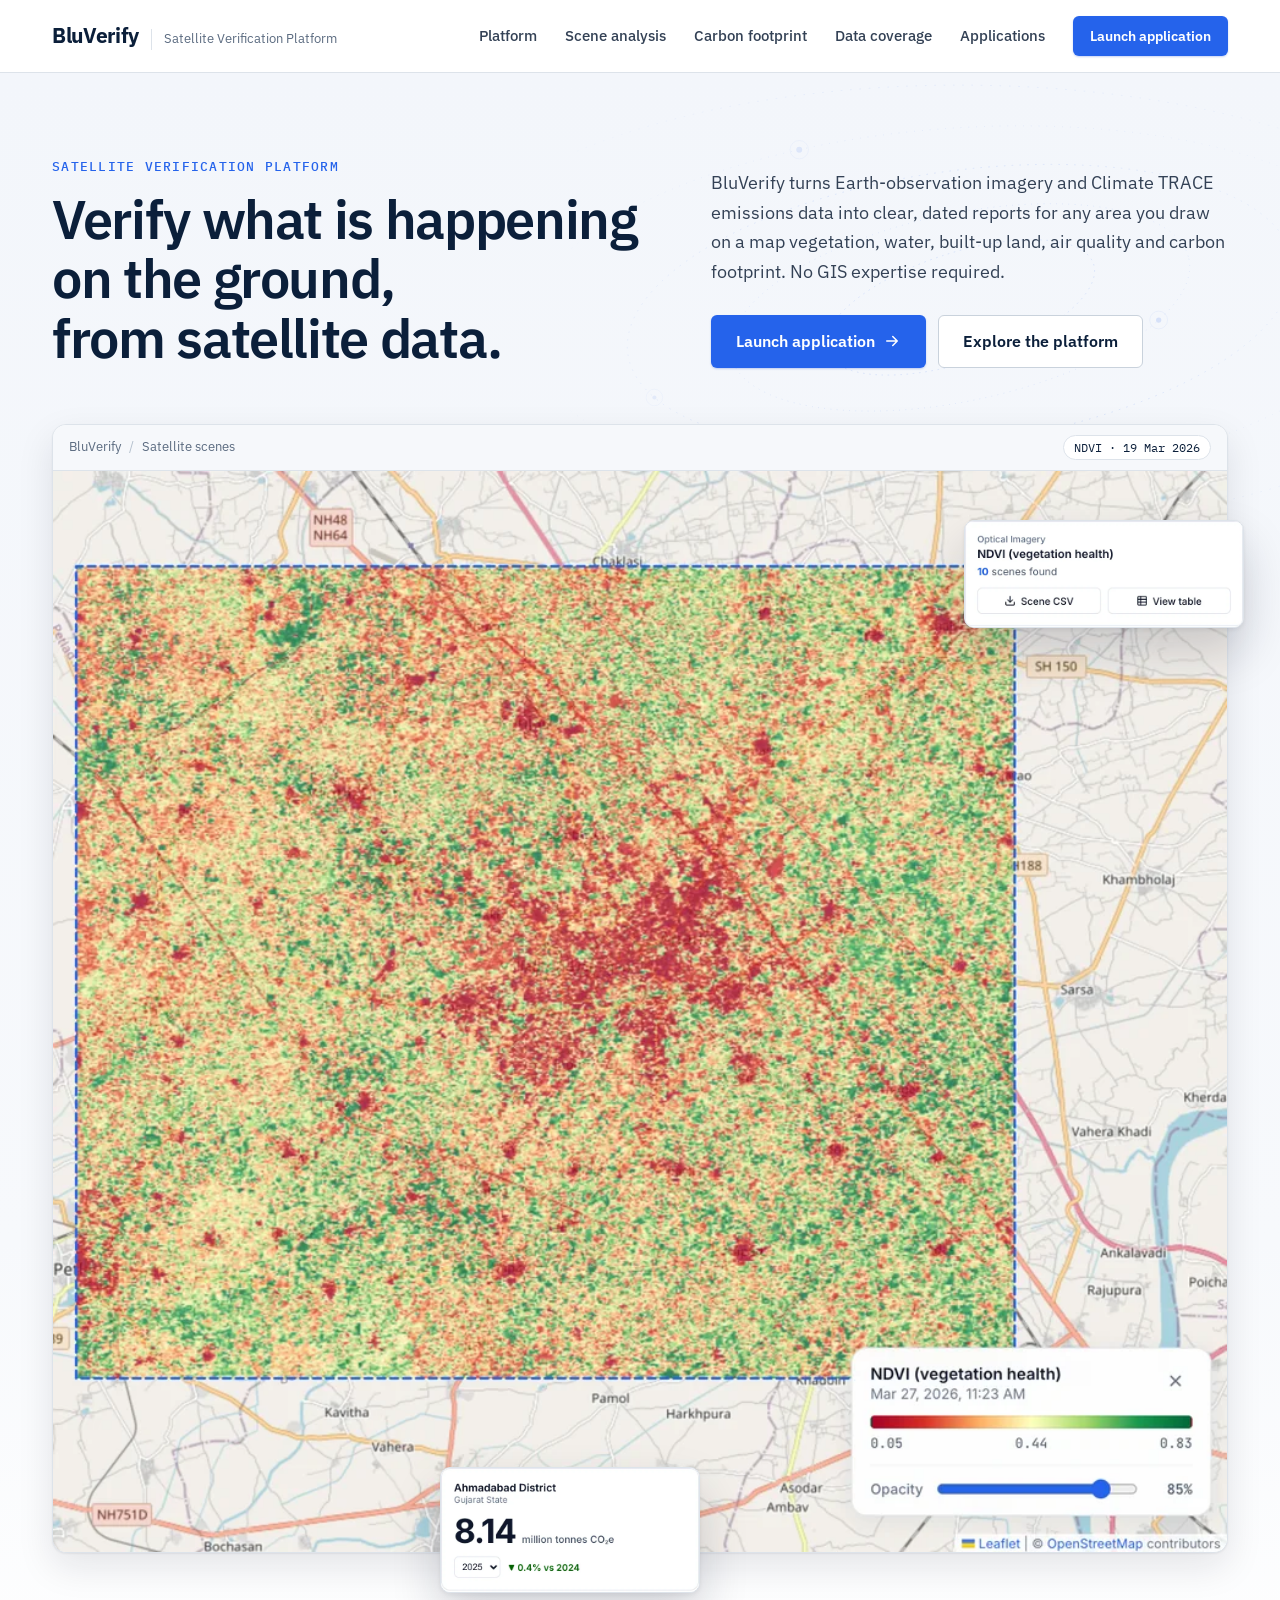
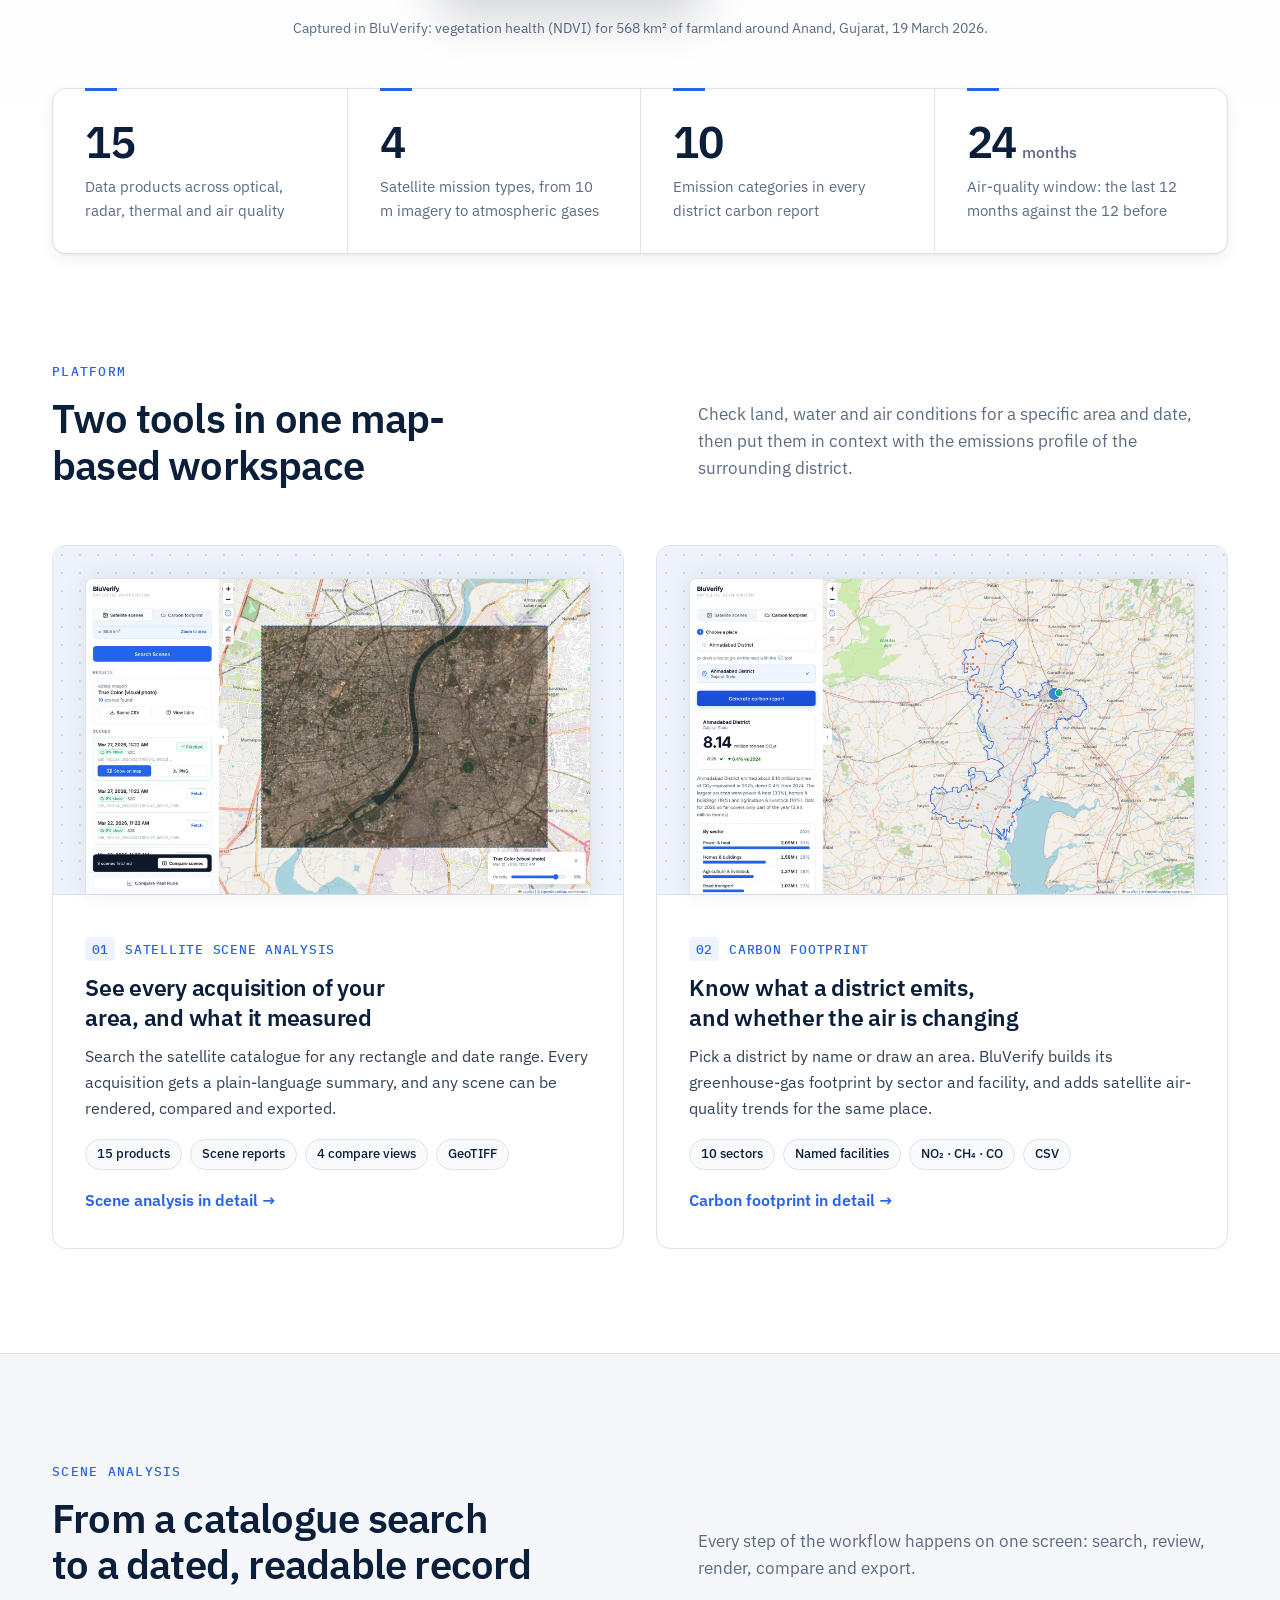
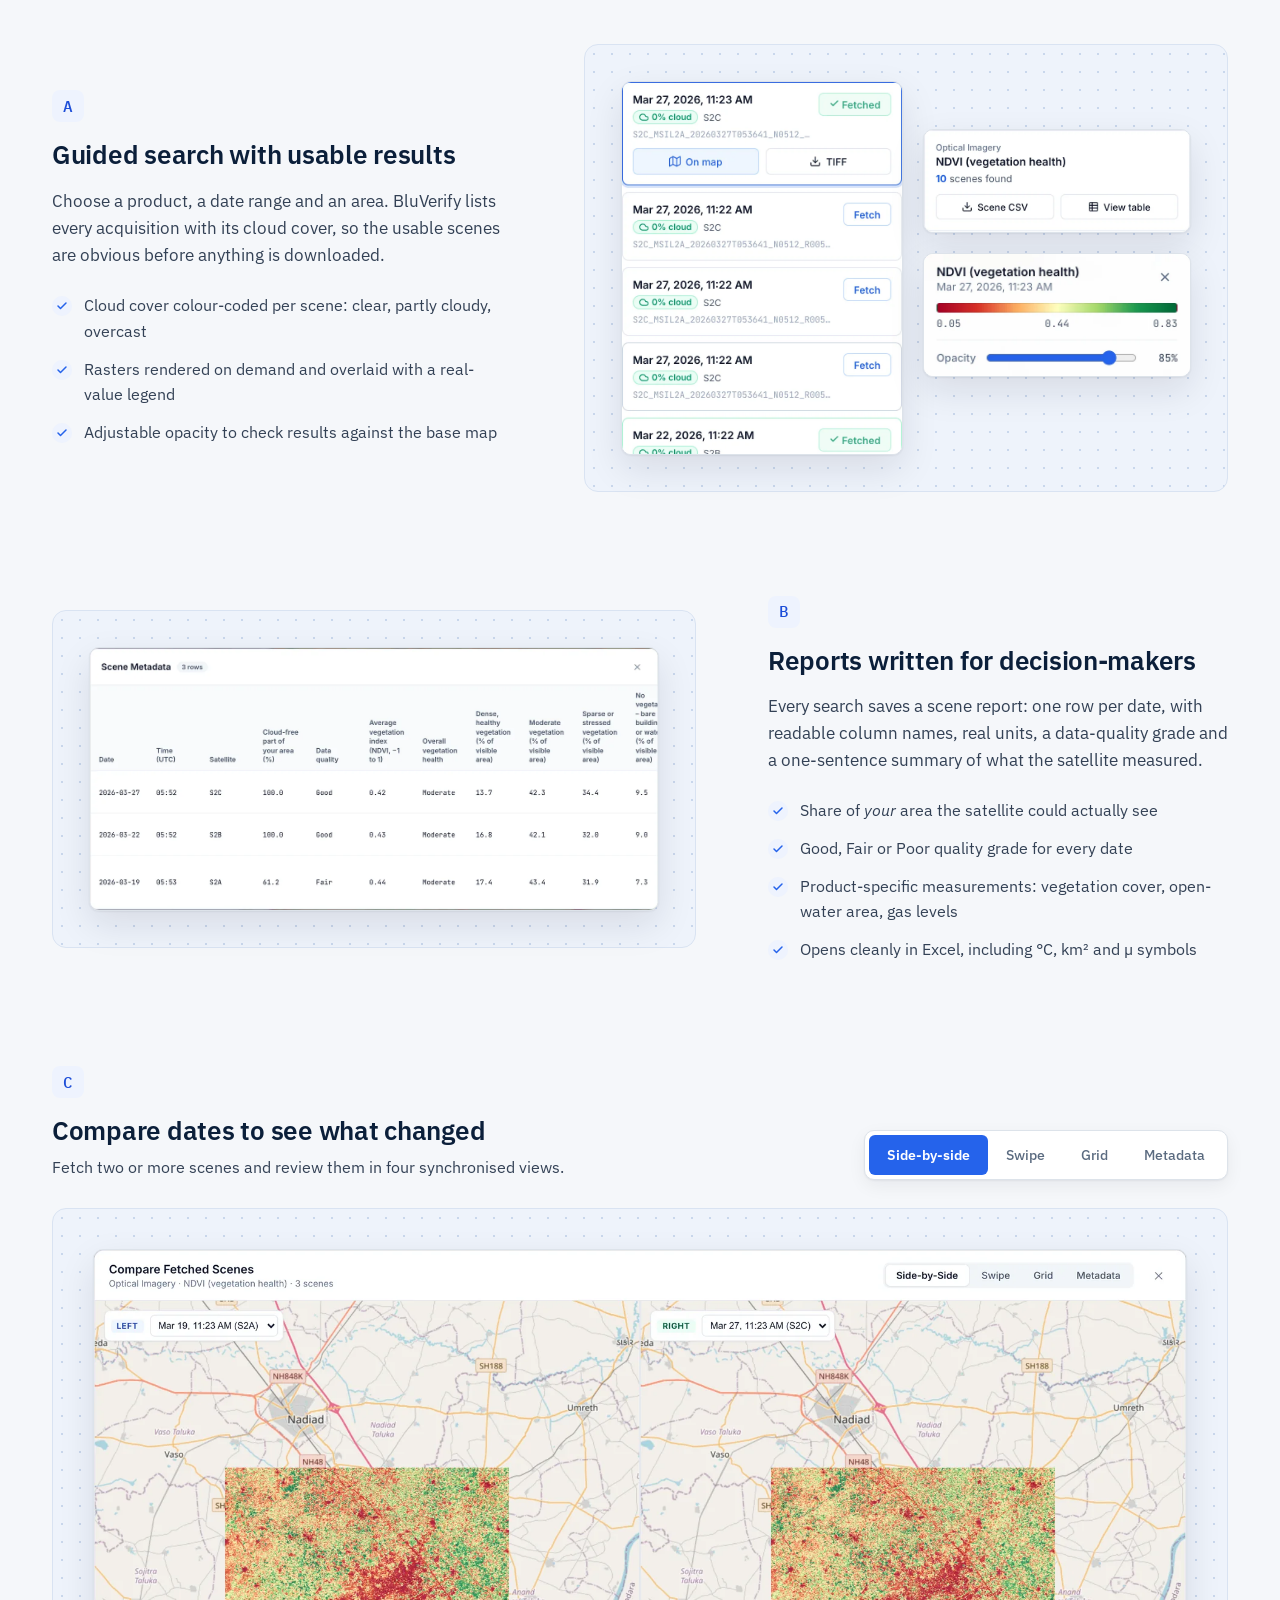
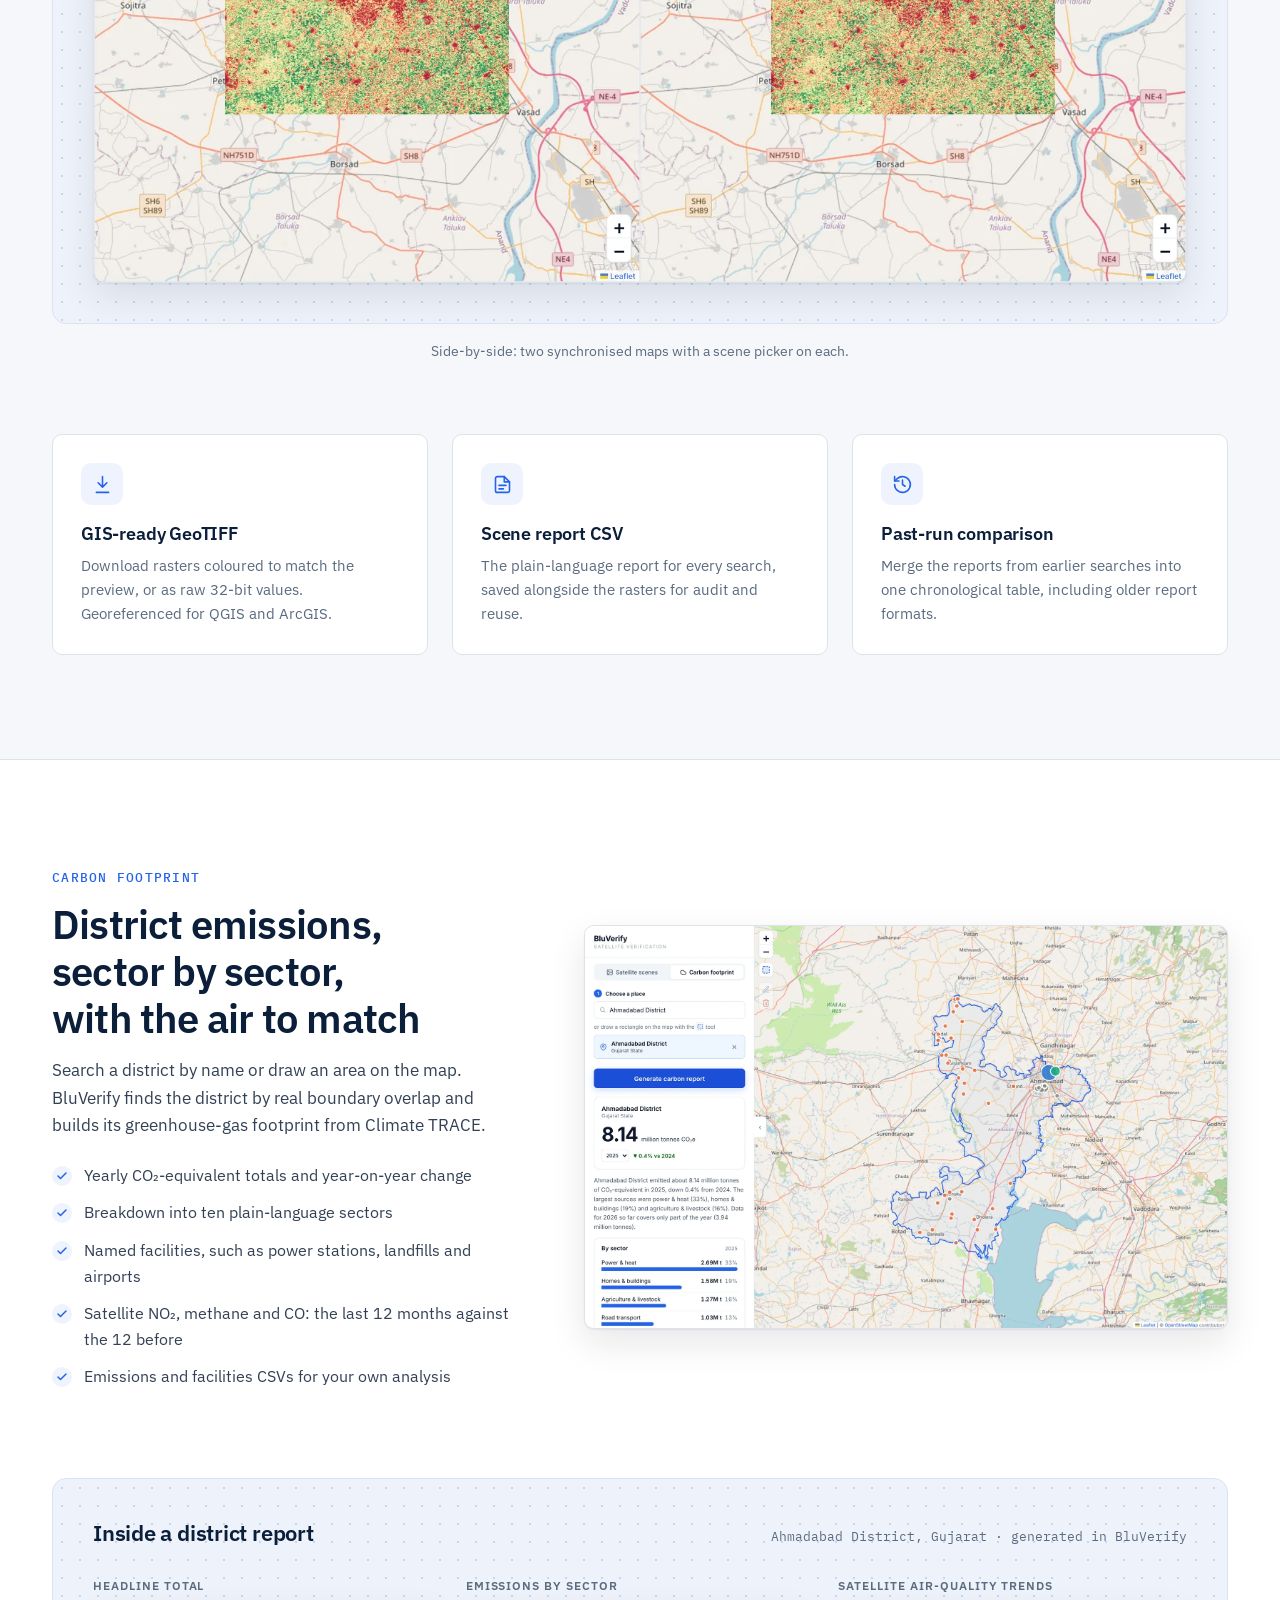
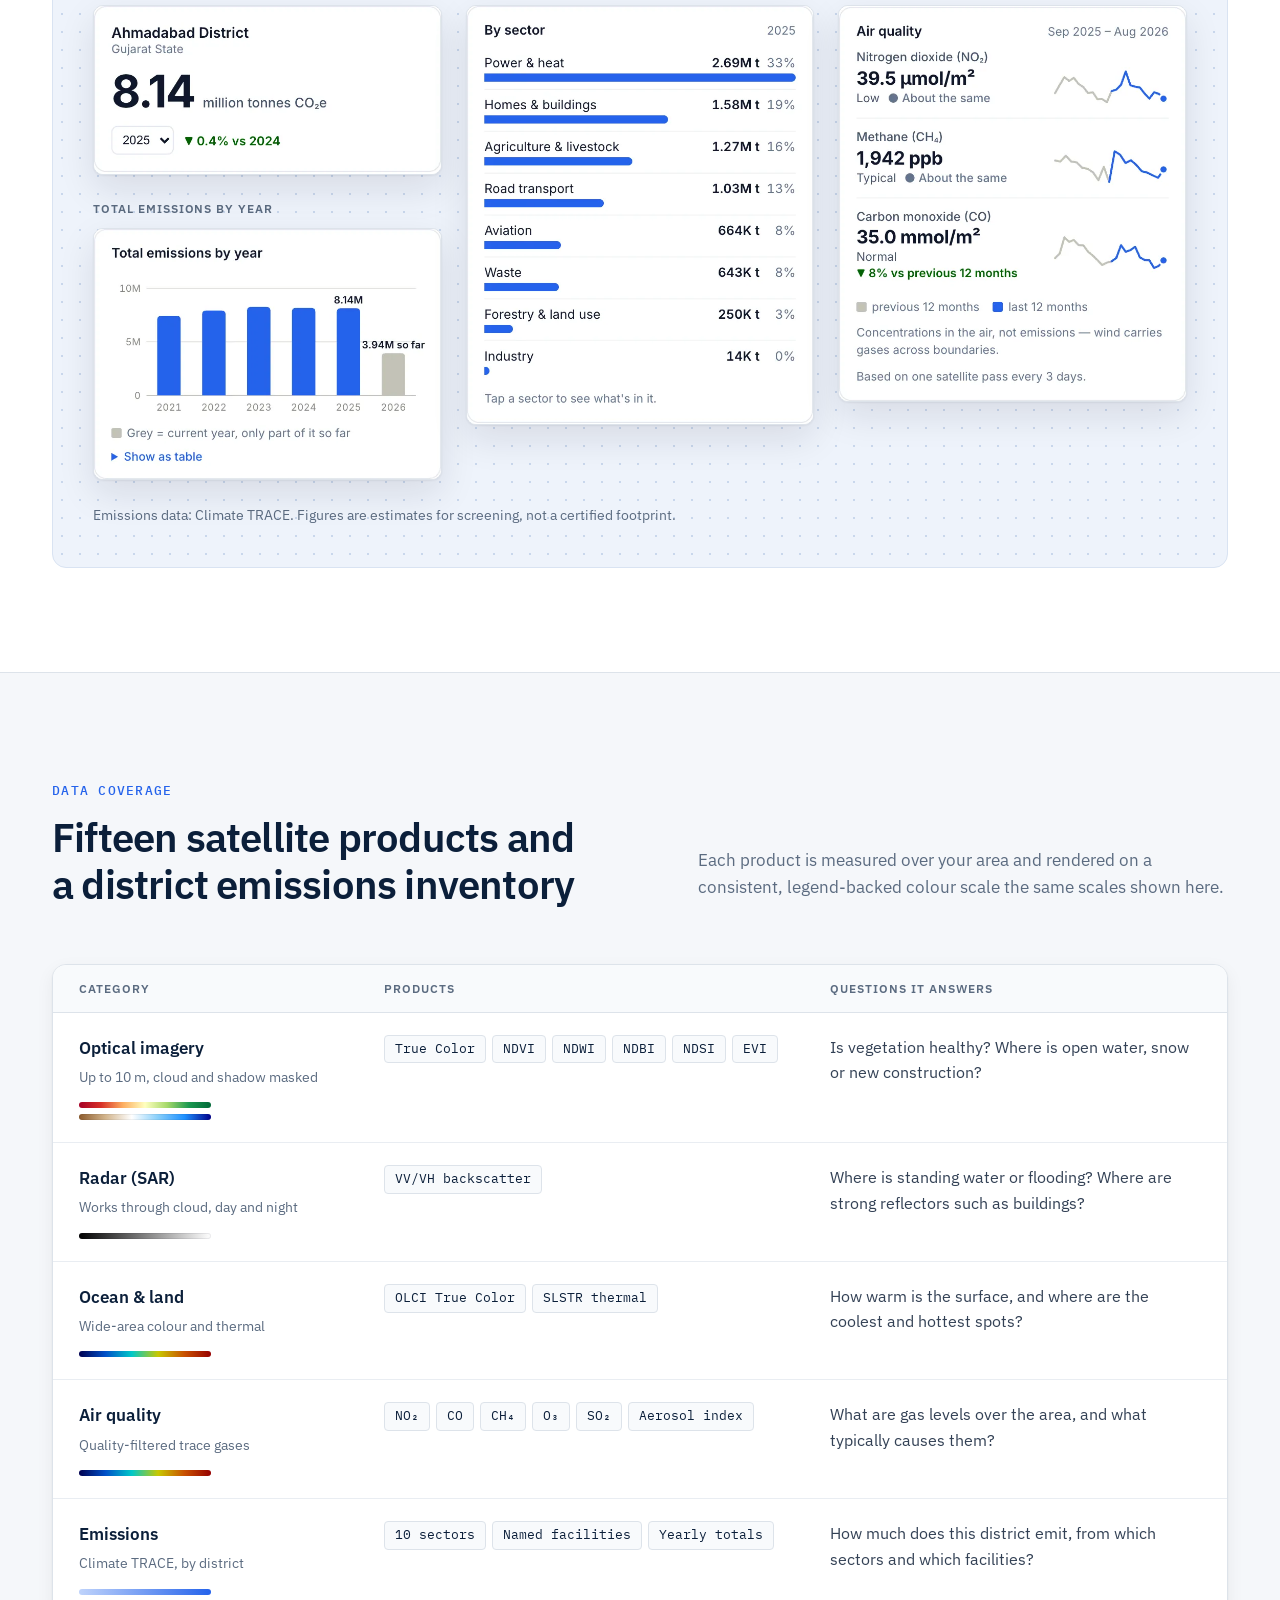
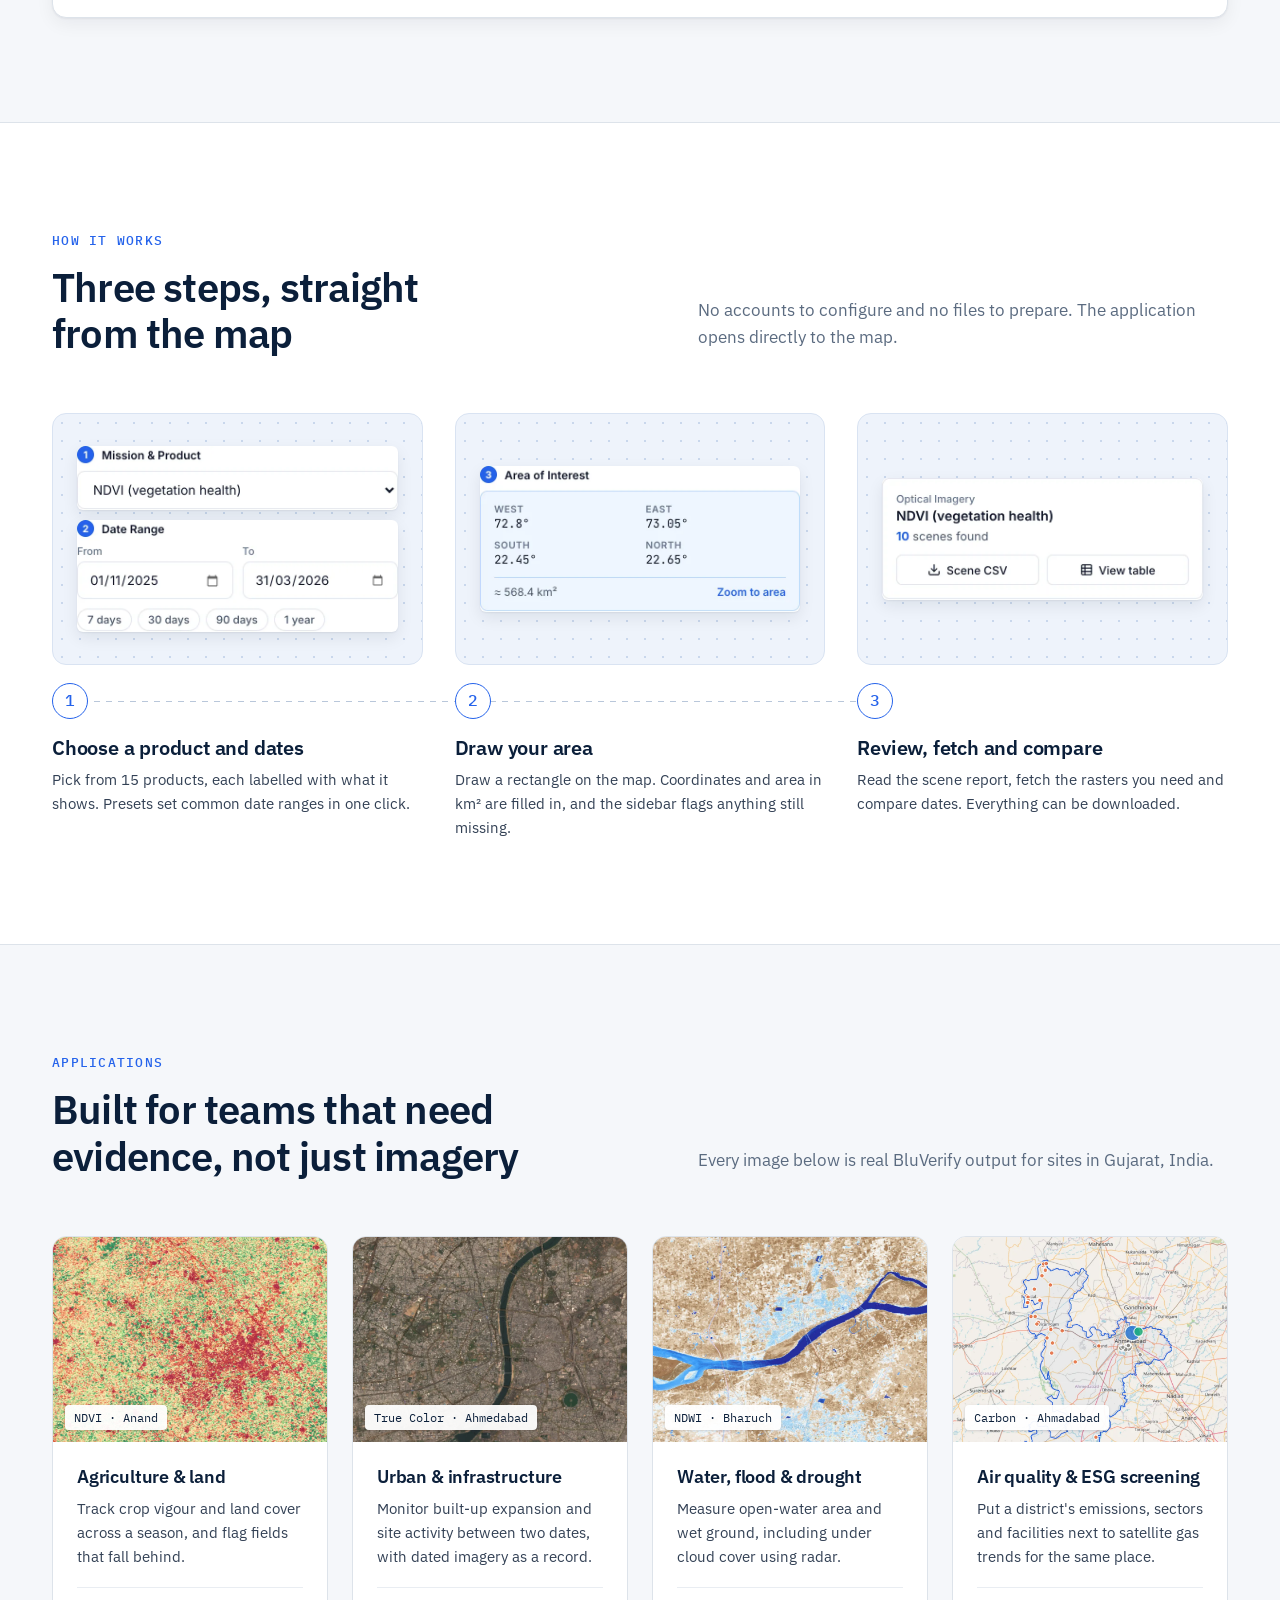
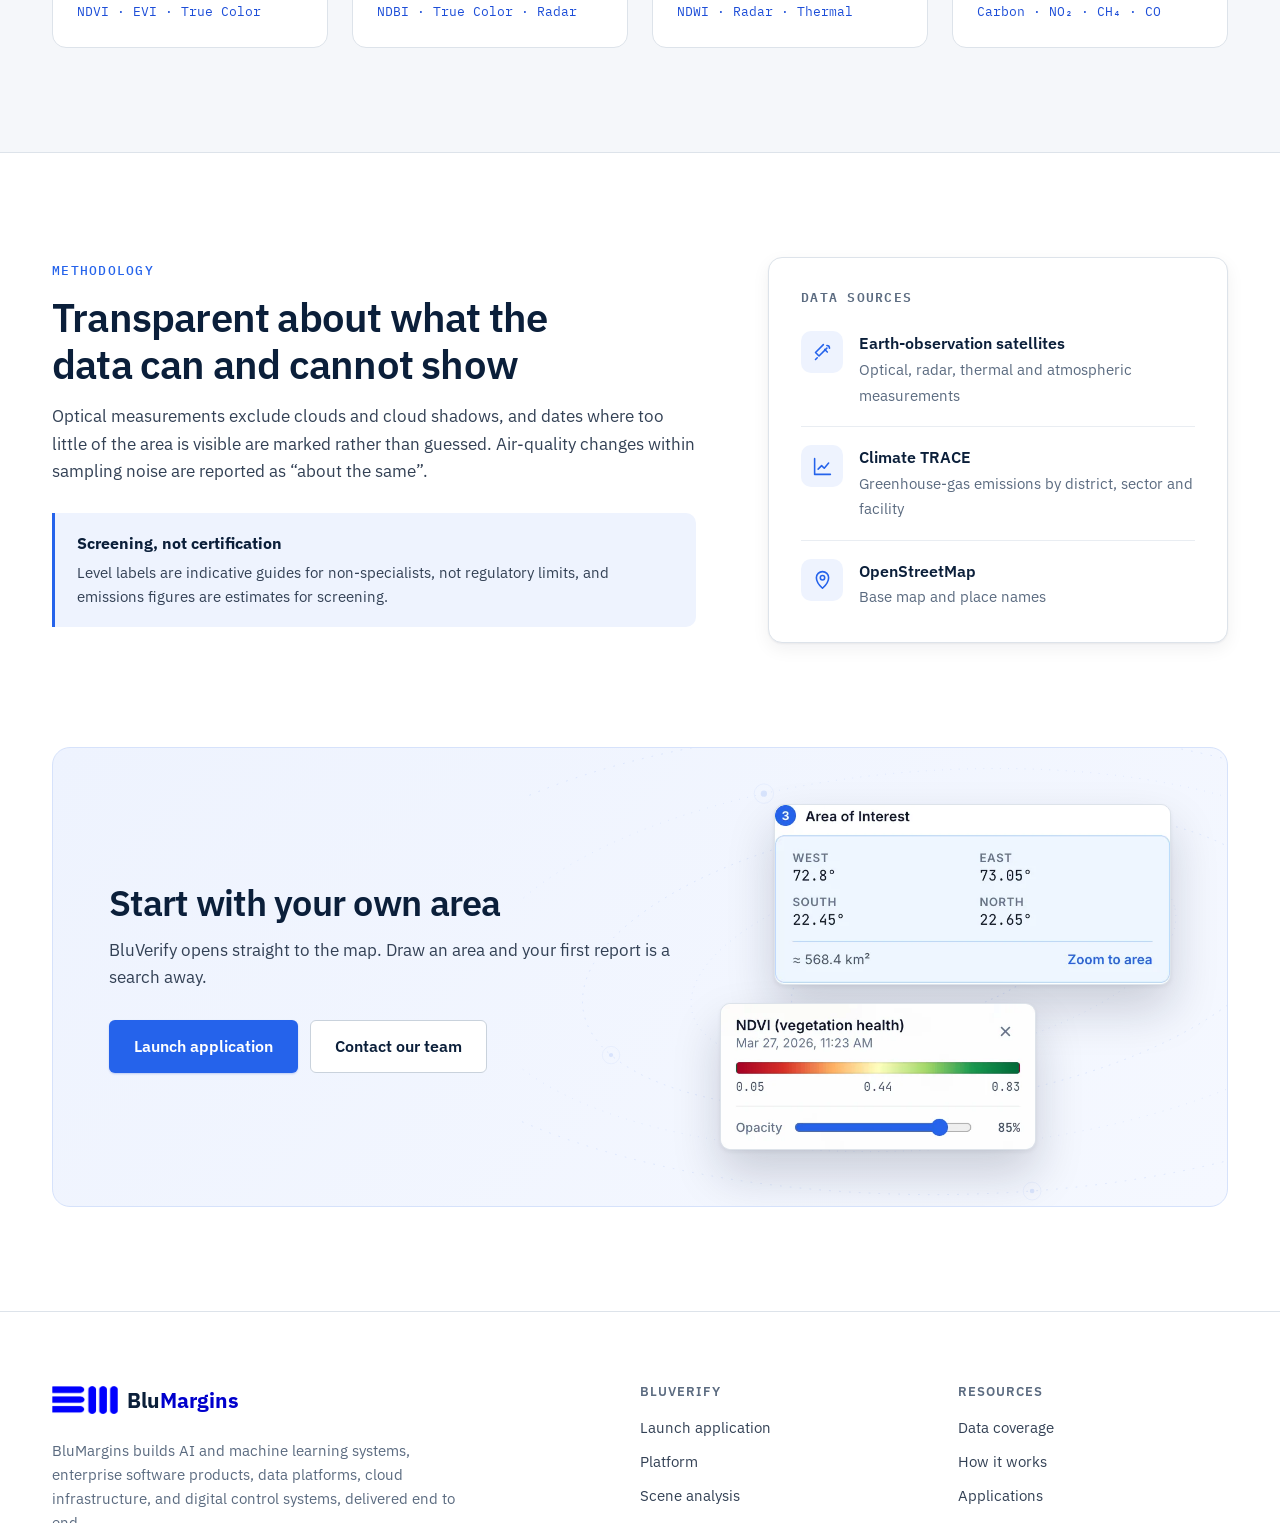
<file: static/landing.html>
<!DOCTYPE html>
<html lang="en">
<head>
    <meta charset="UTF-8">
    <meta name="viewport" content="width=device-width, initial-scale=1.0">
    <title>BluVerify — Satellite Verification &amp; Carbon Footprint Platform</title>
    <meta name="description" content="BluVerify turns Earth-observation satellite data and Climate TRACE emissions into clear, dated reports for any area you draw on a map — vegetation, water, radar, air quality and carbon footprint.">
    <meta name="theme-color" content="#ffffff">

    <link rel="preconnect" href="https://fonts.googleapis.com">
    <link rel="preconnect" href="https://fonts.gstatic.com" crossorigin>
    <link href="https://fonts.googleapis.com/css2?family=IBM+Plex+Mono:wght@400;500&family=IBM+Plex+Sans:wght@400;500;600;700&display=swap" rel="stylesheet">

    <link rel="preload" as="image" href="/static/img/screens/app-ndvi.webp" media="(min-width: 641px)">
    <link rel="stylesheet" href="/static/css/landing.css">
</head>
<body>

    <!-- ── Header ───────────────────────────────────────────────── -->
    <header class="site-header" id="site-header">
        <div class="container header-inner">
            <a href="/" class="brand" aria-label="BluVerify home">
                <span class="brand-name">BluVerify</span>
                <span class="brand-tag">Satellite Verification Platform</span>
            </a>
            <button type="button" class="nav-toggle" id="nav-toggle" aria-expanded="false" aria-controls="site-nav" aria-label="Menu">
                <svg class="icon-open" width="22" height="22" viewBox="0 0 24 24" fill="none" stroke="currentColor" stroke-width="2" stroke-linecap="round"><path d="M4 7h16M4 12h16M4 17h16"/></svg>
                <svg class="icon-close" width="22" height="22" viewBox="0 0 24 24" fill="none" stroke="currentColor" stroke-width="2" stroke-linecap="round"><path d="M6 6l12 12M18 6L6 18"/></svg>
            </button>
            <nav class="site-nav" id="site-nav" aria-label="Main">
                <a href="#platform">Platform</a>
                <a href="#scenes">Scene analysis</a>
                <a href="#carbon">Carbon footprint</a>
                <a href="#data">Data coverage</a>
                <a href="#applications">Applications</a>
                <a href="/app" class="btn btn-primary btn-sm">Launch application</a>
            </nav>
        </div>
    </header>

    <main>

        <!-- ── Hero ─────────────────────────────────────────────── -->
        <section class="hero" id="top">
            <div class="container">
                <div class="hero-grid">
                    <div>
                        <p class="eyebrow">Satellite verification platform</p>
                        <h1>Verify what is happening on the ground, from satellite data.</h1>
                    </div>
                    <div class="hero-side">
                        <p class="lede">BluVerify turns Earth-observation imagery and Climate TRACE emissions data into clear, dated reports for any area you draw on a map vegetation, water, built-up land, air quality and carbon footprint. No GIS expertise required.</p>
                        <div class="hero-ctas">
                            <a href="/app" class="btn btn-primary btn-lg">
                                Launch application
                                <svg width="18" height="18" viewBox="0 0 24 24" fill="none" stroke="currentColor" stroke-width="2" stroke-linecap="round" stroke-linejoin="round" aria-hidden="true"><path d="M5 12h14M13 6l6 6-6 6"/></svg>
                            </a>
                            <a href="#platform" class="btn btn-outline btn-lg">Explore the platform</a>
                        </div>
                    </div>
                </div>

                <div class="hero-stage">
                    <figure class="shot shot-hero">
                        <div class="shot-bar" aria-hidden="true">
                            <span>BluVerify</span><span class="shot-bar-sep">/</span><span>Satellite scenes</span>
                            <span class="shot-bar-pill">NDVI · 19 Mar 2026</span>
                        </div>
                        <picture>
                            <source media="(max-width: 640px)" srcset="/static/img/screens/app-ndvi-mobile.webp" width="960" height="884">
                            <img src="/static/img/screens/app-ndvi.webp" width="2200" height="1375" fetchpriority="high"
                                 alt="BluVerify application: the three-step search sidebar on the left, and a vegetation-health (NDVI) map of farmland around Anand, Gujarat, with its colour legend.">
                        </picture>
                    </figure>

                    <!-- Real UI cards from the same app, floated for depth -->
                    <figure class="float-card float-summary" aria-hidden="true">
                        <img src="/static/img/screens/summary.webp" width="678" height="258" alt="">
                    </figure>
                    <figure class="float-card float-carbon" aria-hidden="true">
                        <img src="/static/img/screens/carbon-headline.webp" width="678" height="328" alt="">
                    </figure>
                </div>
                <p class="caption">Captured in BluVerify: vegetation health (NDVI) for 568 km² of farmland around Anand, Gujarat, 19 March 2026.</p>
            </div>
        </section>

        <!-- ── Key figures ──────────────────────────────────────── -->
        <section class="figures" aria-label="Key figures">
            <div class="container">
                <dl class="figures-card">
                    <div><dt>15</dt><dd>Data products across optical, radar, thermal and air quality</dd></div>
                    <div><dt>4</dt><dd>Satellite mission types, from 10 m imagery to atmospheric gases</dd></div>
                    <div><dt>10</dt><dd>Emission categories in every district carbon report</dd></div>
                    <div><dt>24<small>months</small></dt><dd>Air-quality window: the last 12 months against the 12 before</dd></div>
                </dl>
            </div>
        </section>

        <!-- ── Platform overview ────────────────────────────────── -->
        <section class="section" id="platform">
            <div class="container">
                <div class="section-head section-head-split">
                    <div>
                        <p class="eyebrow">Platform</p>
                        <h2>Two tools in one map-based workspace</h2>
                    </div>
                    <p>Check land, water and air conditions for a specific area and date, then put them in context with the emissions profile of the surrounding district.</p>
                </div>

                <div class="overview-grid">
                    <article class="overview-card">
                        <div class="overview-media panel-dots">
                            <img src="/static/img/screens/app-truecolor.webp" width="1800" height="1125" loading="lazy" decoding="async"
                                 alt="True-colour satellite image of central Ahmedabad along the Sabarmati river, shown over the map in BluVerify with the scene list in the sidebar.">
                        </div>
                        <div class="overview-body">
                            <p class="overview-label"><span>01</span>Satellite scene analysis</p>
                            <h3>See every acquisition of your area, and what it measured</h3>
                            <p>Search the satellite catalogue for any rectangle and date range. Every acquisition gets a plain-language summary, and any scene can be rendered, compared and exported.</p>
                            <ul class="tags"><li>15 products</li><li>Scene reports</li><li>4 compare views</li><li>GeoTIFF</li></ul>
                            <a href="#scenes" class="text-link">Scene analysis in detail</a>
                        </div>
                    </article>
                    <article class="overview-card">
                        <div class="overview-media panel-dots">
                            <img src="/static/img/screens/app-carbon.webp" width="1800" height="1125" loading="lazy" decoding="async"
                                 alt="Carbon footprint report for Ahmadabad District in BluVerify: 8.14 million tonnes CO2-equivalent in 2025, with the district boundary and emitting facilities on the map.">
                        </div>
                        <div class="overview-body">
                            <p class="overview-label"><span>02</span>Carbon footprint</p>
                            <h3>Know what a district emits, and whether the air is changing</h3>
                            <p>Pick a district by name or draw an area. BluVerify builds its greenhouse-gas footprint by sector and facility, and adds satellite air-quality trends for the same place.</p>
                            <ul class="tags"><li>10 sectors</li><li>Named facilities</li><li>NO₂ · CH₄ · CO</li><li>CSV</li></ul>
                            <a href="#carbon" class="text-link">Carbon footprint in detail</a>
                        </div>
                    </article>
                </div>
            </div>
        </section>

        <!-- ── Scene analysis ───────────────────────────────────── -->
        <section class="section section-alt" id="scenes">
            <div class="container">
                <div class="section-head section-head-split">
                    <div>
                        <p class="eyebrow">Scene analysis</p>
                        <h2>From a catalogue search to a dated, readable record</h2>
                    </div>
                    <p>Every step of the workflow happens on one screen: search, review, render, compare and export.</p>
                </div>

                <div class="feature-row">
                    <div class="feature-copy">
                        <span class="feature-num">A</span>
                        <h3>Guided search with usable results</h3>
                        <p>Choose a product, a date range and an area. BluVerify lists every acquisition with its cloud cover, so the usable scenes are obvious before anything is downloaded.</p>
                        <ul class="ticks">
                            <li>Cloud cover colour-coded per scene: clear, partly cloudy, overcast</li>
                            <li>Rasters rendered on demand and overlaid with a real-value legend</li>
                            <li>Adjustable opacity to check results against the base map</li>
                        </ul>
                    </div>
                    <div class="media-panel panel-dots">
                        <div class="collage">
                            <figure class="shot collage-main">
                                <img src="/static/img/screens/scene-list.webp" width="678" height="900" loading="lazy" decoding="async"
                                     alt="Scene list in BluVerify showing acquisition dates, cloud-cover badges and Fetch buttons.">
                            </figure>
                            <div class="collage-side">
                                <figure class="shot">
                                    <img src="/static/img/screens/summary.webp" width="678" height="258" loading="lazy" decoding="async"
                                         alt="Search summary card: Optical Imagery, NDVI (vegetation health), 10 scenes found, with Scene CSV and View table buttons.">
                                </figure>
                                <figure class="shot">
                                    <img src="/static/img/screens/legend.webp" width="552" height="254" loading="lazy" decoding="async"
                                         alt="Map legend for NDVI showing the colour scale and an opacity slider at 85 percent.">
                                </figure>
                            </div>
                        </div>
                    </div>
                </div>

                <div class="feature-row feature-row-reverse">
                    <div class="feature-copy">
                        <span class="feature-num">B</span>
                        <h3>Reports written for decision-makers</h3>
                        <p>Every search saves a scene report: one row per date, with readable column names, real units, a data-quality grade and a one-sentence summary of what the satellite measured.</p>
                        <ul class="ticks">
                            <li>Share of <em>your</em> area the satellite could actually see</li>
                            <li>Good, Fair or Poor quality grade for every date</li>
                            <li>Product-specific measurements: vegetation cover, open-water area, gas levels</li>
                            <li>Opens cleanly in Excel, including °C, km² and µ symbols</li>
                        </ul>
                    </div>
                    <div class="media-panel panel-dots">
                        <figure class="shot">
                            <img src="/static/img/screens/scene-report.webp" width="1284" height="884" loading="lazy" decoding="async"
                                 alt="Scene report table in BluVerify with date, time, satellite, cloud-free share of the area, data quality, average vegetation index and overall vegetation health for each acquisition.">
                        </figure>
                    </div>
                </div>

                <!-- Comparison viewer: real captures of the four compare modes -->
                <div class="compare-block">
                    <div class="compare-head">
                        <div>
                            <span class="feature-num">C</span>
                            <h3>Compare dates to see what changed</h3>
                            <p>Fetch two or more scenes and review them in four synchronised views.</p>
                        </div>
                        <div class="tabs" role="tablist" aria-label="Comparison views">
                            <button type="button" role="tab" class="tab" aria-selected="true" aria-controls="cmp-panel" data-src="/static/img/screens/compare-side.webp" data-caption="Side-by-side: two synchronised maps with a scene picker on each." data-alt="Side-by-side comparison of NDVI for 19 and 27 March 2026 on two synchronised maps.">Side-by-side</button>
                            <button type="button" role="tab" class="tab" aria-selected="false" aria-controls="cmp-panel" data-src="/static/img/screens/compare-swipe.webp" data-caption="Swipe: drag a divider across one map to reveal the other date." data-alt="Swipe comparison with a draggable divider between two NDVI scenes of the same area.">Swipe</button>
                            <button type="button" role="tab" class="tab" aria-selected="false" aria-controls="cmp-panel" data-src="/static/img/screens/compare-grid.webp" data-caption="Grid: up to four synchronised maps to follow an area through time." data-alt="Grid comparison showing three NDVI scenes from March 2026 side by side.">Grid</button>
                            <button type="button" role="tab" class="tab" aria-selected="false" aria-controls="cmp-panel" data-src="/static/img/screens/compare-matrix.webp" data-caption="Metadata: scene details and each date's measurements in one table." data-alt="Metadata comparison table listing acquisition time, cloud cover, platform, scene ID and measurements for three scenes.">Metadata</button>
                        </div>
                    </div>
                    <div class="media-panel media-panel-wide panel-dots">
                        <figure class="shot" id="cmp-panel" role="tabpanel">
                            <img id="cmp-img" src="/static/img/screens/compare-side.webp" width="1800" height="1041" loading="lazy" decoding="async"
                                 alt="Side-by-side comparison of NDVI for 19 and 27 March 2026 on two synchronised maps.">
                        </figure>
                    </div>
                    <p class="caption" id="cmp-caption">Side-by-side: two synchronised maps with a scene picker on each.</p>
                </div>

                <div class="export-grid">
                    <article>
                        <span class="export-icon" aria-hidden="true"><svg viewBox="0 0 24 24"><path d="M12 3v12M7 10l5 5 5-5M5 21h14"/></svg></span>
                        <h4>GIS-ready GeoTIFF</h4>
                        <p>Download rasters coloured to match the preview, or as raw 32-bit values. Georeferenced for QGIS and ArcGIS.</p>
                    </article>
                    <article>
                        <span class="export-icon" aria-hidden="true"><svg viewBox="0 0 24 24"><path d="M14 3H6a2 2 0 0 0-2 2v14a2 2 0 0 0 2 2h12a2 2 0 0 0 2-2V9z"/><path d="M14 3v6h6M8 13h8M8 17h5"/></svg></span>
                        <h4>Scene report CSV</h4>
                        <p>The plain-language report for every search, saved alongside the rasters for audit and reuse.</p>
                    </article>
                    <article>
                        <span class="export-icon" aria-hidden="true"><svg viewBox="0 0 24 24"><path d="M3 12a9 9 0 1 0 3-6.7L3 8"/><path d="M3 3v5h5M12 7v5l3 2"/></svg></span>
                        <h4>Past-run comparison</h4>
                        <p>Merge the reports from earlier searches into one chronological table, including older report formats.</p>
                    </article>
                </div>
            </div>
        </section>

        <!-- ── Carbon footprint ─────────────────────────────────── -->
        <section class="section" id="carbon">
            <div class="container">
                <div class="feature-row feature-row-wide">
                    <div class="feature-copy">
                        <p class="eyebrow">Carbon footprint</p>
                        <h2>District emissions, sector by sector, with the air to match</h2>
                        <p>Search a district by name or draw an area on the map. BluVerify finds the district by real boundary overlap and builds its greenhouse-gas footprint from Climate TRACE.</p>
                        <ul class="ticks">
                            <li>Yearly CO₂-equivalent totals and year-on-year change</li>
                            <li>Breakdown into ten plain-language sectors</li>
                            <li>Named facilities, such as power stations, landfills and airports</li>
                            <li>Satellite NO₂, methane and CO: the last 12 months against the 12 before</li>
                            <li>Emissions and facilities CSVs for your own analysis</li>
                        </ul>
                    </div>
                    <figure class="shot">
                        <img src="/static/img/screens/app-carbon.webp" width="1800" height="1125" loading="lazy" decoding="async"
                             alt="BluVerify carbon footprint view for Ahmadabad District with the report in the sidebar and the district outline and facilities on the map.">
                    </figure>
                </div>

                <div class="board panel-dots">
                    <div class="board-head">
                        <h3>Inside a district report</h3>
                        <p>Ahmadabad District, Gujarat · generated in BluVerify</p>
                    </div>
                    <div class="board-grid">
                        <div class="board-col">
                            <figure>
                                <figcaption>Headline total</figcaption>
                                <div class="shot"><img src="/static/img/screens/carbon-headline.webp" width="678" height="328" loading="lazy" decoding="async" alt="Headline card: Ahmadabad District, 8.14 million tonnes CO2-equivalent in 2025, down 0.4 percent on 2024."></div>
                            </figure>
                            <figure>
                                <figcaption>Total emissions by year</figcaption>
                                <div class="shot"><img src="/static/img/screens/carbon-trend.webp" width="678" height="490" loading="lazy" decoding="async" alt="Bar chart of total emissions by year from 2021 to 2026, with the current partial year shown in grey."></div>
                            </figure>
                        </div>
                        <figure>
                            <figcaption>Emissions by sector</figcaption>
                            <div class="shot"><img src="/static/img/screens/carbon-sectors.webp" width="678" height="818" loading="lazy" decoding="async" alt="Emissions by sector for 2025: power and heat 33 percent, homes and buildings 19 percent, agriculture and livestock 16 percent, road transport 13 percent."></div>
                        </figure>
                        <figure>
                            <figcaption>Satellite air-quality trends</figcaption>
                            <div class="shot"><img src="/static/img/screens/carbon-air.webp" width="678" height="772" loading="lazy" decoding="async" alt="Air-quality card with nitrogen dioxide, methane and carbon monoxide levels and monthly trend lines for the last 12 months against the previous 12."></div>
                        </figure>
                    </div>
                    <p class="board-note">Emissions data: Climate TRACE. Figures are estimates for screening, not a certified footprint.</p>
                </div>
            </div>
        </section>

        <!-- ── Data coverage ────────────────────────────────────── -->
        <section class="section section-alt" id="data">
            <div class="container">
                <div class="section-head section-head-split">
                    <div>
                        <p class="eyebrow">Data coverage</p>
                        <h2>Fifteen satellite products and a district emissions inventory</h2>
                    </div>
                    <p>Each product is measured over your area and rendered on a consistent, legend-backed colour scale the same scales shown here.</p>
                </div>
                <div class="table-wrap">
                    <table class="data-table">
                        <thead>
                            <tr><th scope="col">Category</th><th scope="col">Products</th><th scope="col">Questions it answers</th></tr>
                        </thead>
                        <tbody>
                            <tr>
                                <th scope="row">Optical imagery<span>Up to 10 m, cloud and shadow masked</span><i class="ramp ramp-veg" aria-hidden="true"></i><i class="ramp ramp-water" aria-hidden="true"></i></th>
                                <td data-label="Products"><ul class="chips"><li>True Color</li><li>NDVI</li><li>NDWI</li><li>NDBI</li><li>NDSI</li><li>EVI</li></ul></td>
                                <td data-label="Questions it answers">Is vegetation healthy? Where is open water, snow or new construction?</td>
                            </tr>
                            <tr>
                                <th scope="row">Radar (SAR)<span>Works through cloud, day and night</span><i class="ramp ramp-gray" aria-hidden="true"></i></th>
                                <td data-label="Products"><ul class="chips"><li>VV/VH backscatter</li></ul></td>
                                <td data-label="Questions it answers">Where is standing water or flooding? Where are strong reflectors such as buildings?</td>
                            </tr>
                            <tr>
                                <th scope="row">Ocean &amp; land<span>Wide-area colour and thermal</span><i class="ramp ramp-thermal" aria-hidden="true"></i></th>
                                <td data-label="Products"><ul class="chips"><li>OLCI True Color</li><li>SLSTR thermal</li></ul></td>
                                <td data-label="Questions it answers">How warm is the surface, and where are the coolest and hottest spots?</td>
                            </tr>
                            <tr>
                                <th scope="row">Air quality<span>Quality-filtered trace gases</span><i class="ramp ramp-thermal" aria-hidden="true"></i></th>
                                <td data-label="Products"><ul class="chips"><li>NO₂</li><li>CO</li><li>CH₄</li><li>O₃</li><li>SO₂</li><li>Aerosol index</li></ul></td>
                                <td data-label="Questions it answers">What are gas levels over the area, and what typically causes them?</td>
                            </tr>
                            <tr>
                                <th scope="row">Emissions<span>Climate TRACE, by district</span><i class="ramp ramp-blue" aria-hidden="true"></i></th>
                                <td data-label="Products"><ul class="chips"><li>10 sectors</li><li>Named facilities</li><li>Yearly totals</li></ul></td>
                                <td data-label="Questions it answers">How much does this district emit, from which sectors and which facilities?</td>
                            </tr>
                        </tbody>
                    </table>
                </div>
            </div>
        </section>

        <!-- ── How it works ─────────────────────────────────────── -->
        <section class="section" id="how">
            <div class="container">
                <div class="section-head section-head-split">
                    <div>
                        <p class="eyebrow">How it works</p>
                        <h2>Three steps, straight from the map</h2>
                    </div>
                    <p>No accounts to configure and no files to prepare. The application opens directly to the map.</p>
                </div>
                <ol class="steps">
                    <li>
                        <div class="step-media panel-dots">
                            <img src="/static/img/screens/step-product.webp" width="678" height="134" loading="lazy" decoding="async" alt="Mission and product selector set to NDVI (vegetation health).">
                            <img src="/static/img/screens/step-dates.webp" width="678" height="238" loading="lazy" decoding="async" alt="Date range fields with 7, 30, 90 day and 1 year presets.">
                        </div>
                        <span class="step-num">1</span>
                        <h3>Choose a product and dates</h3>
                        <p>Pick from 15 products, each labelled with what it shows. Presets set common date ranges in one click.</p>
                    </li>
                    <li>
                        <div class="step-media panel-dots">
                            <img src="/static/img/screens/step-aoi.webp" width="678" height="308" loading="lazy" decoding="async" alt="Area of interest panel showing west, south, east and north coordinates and an area of about 568 square kilometres.">
                        </div>
                        <span class="step-num">2</span>
                        <h3>Draw your area</h3>
                        <p>Draw a rectangle on the map. Coordinates and area in km² are filled in, and the sidebar flags anything still missing.</p>
                    </li>
                    <li>
                        <div class="step-media panel-dots">
                            <img src="/static/img/screens/summary.webp" width="678" height="258" loading="lazy" decoding="async" alt="Results summary with 10 scenes found and buttons to download or view the scene report.">
                        </div>
                        <span class="step-num">3</span>
                        <h3>Review, fetch and compare</h3>
                        <p>Read the scene report, fetch the rasters you need and compare dates. Everything can be downloaded.</p>
                    </li>
                </ol>
            </div>
        </section>

        <!-- ── Applications ─────────────────────────────────────── -->
        <section class="section section-alt" id="applications">
            <div class="container">
                <div class="section-head section-head-split">
                    <div>
                        <p class="eyebrow">Applications</p>
                        <h2>Built for teams that need evidence, not just imagery</h2>
                    </div>
                    <p>Every image below is real BluVerify output for sites in Gujarat, India.</p>
                </div>
                <div class="use-grid">
                    <article class="use-card">
                        <div class="use-media">
                            <img src="/static/img/screens/use-agri.webp" width="960" height="720" loading="lazy" decoding="async" alt="Vegetation index map of farmland around Anand: green for dense crops, yellow for moderate cover and red for bare ground and settlements.">
                            <span class="use-badge">NDVI · Anand</span>
                        </div>
                        <div class="use-body">
                            <h3>Agriculture &amp; land</h3>
                            <p>Track crop vigour and land cover across a season, and flag fields that fall behind.</p>
                            <p class="use-products">NDVI · EVI · True Color</p>
                        </div>
                    </article>
                    <article class="use-card">
                        <div class="use-media">
                            <img src="/static/img/screens/use-urban.webp" width="960" height="720" loading="lazy" decoding="async" alt="True-colour satellite image of central Ahmedabad with the Sabarmati river running through the city.">
                            <span class="use-badge">True Color · Ahmedabad</span>
                        </div>
                        <div class="use-body">
                            <h3>Urban &amp; infrastructure</h3>
                            <p>Monitor built-up expansion and site activity between two dates, with dated imagery as a record.</p>
                            <p class="use-products">NDBI · True Color · Radar</p>
                        </div>
                    </article>
                    <article class="use-card">
                        <div class="use-media">
                            <img src="/static/img/screens/use-water.webp" width="960" height="720" loading="lazy" decoding="async" alt="Water index map of the Narmada river near Bharuch: dark blue open water, light blue wet ground and brown dry land.">
                            <span class="use-badge">NDWI · Bharuch</span>
                        </div>
                        <div class="use-body">
                            <h3>Water, flood &amp; drought</h3>
                            <p>Measure open-water area and wet ground, including under cloud cover using radar.</p>
                            <p class="use-products">NDWI · Radar · Thermal</p>
                        </div>
                    </article>
                    <article class="use-card">
                        <div class="use-media">
                            <img src="/static/img/screens/use-air.webp" width="960" height="720" loading="lazy" decoding="async" alt="Ahmadabad District boundary on the map with emitting facilities marked as circles sized by emissions.">
                            <span class="use-badge">Carbon · Ahmadabad</span>
                        </div>
                        <div class="use-body">
                            <h3>Air quality &amp; ESG screening</h3>
                            <p>Put a district's emissions, sectors and facilities next to satellite gas trends for the same place.</p>
                            <p class="use-products">Carbon · NO₂ · CH₄ · CO</p>
                        </div>
                    </article>
                </div>
            </div>
        </section>

        <!-- ── Methodology & sources ────────────────────────────── -->
        <section class="section">
            <div class="container method-grid">
                <div>
                    <p class="eyebrow">Methodology</p>
                    <h2>Transparent about what the data can and cannot show</h2>
                    <p>Optical measurements exclude clouds and cloud shadows, and dates where too little of the area is visible are marked rather than guessed. Air-quality changes within sampling noise are reported as “about the same”.</p>
                    <aside class="callout">
                        <strong>Screening, not certification</strong>
                        <span>Level labels are indicative guides for non-specialists, not regulatory limits, and emissions figures are estimates for screening.</span>
                    </aside>
                </div>
                <div class="sources-card">
                    <h3>Data sources</h3>
                    <ul class="sources">
                        <li>
                            <span class="source-icon" aria-hidden="true"><svg viewBox="0 0 24 24"><path d="M13 3 4 12l4 4 9-9"/><path d="m14.5 8.5 3 3M6 18l-2 2M17 4a3 3 0 0 1 3 3"/></svg></span>
                            <div><strong>Earth-observation satellites</strong><span>Optical, radar, thermal and atmospheric measurements</span></div>
                        </li>
                        <li>
                            <span class="source-icon" aria-hidden="true"><svg viewBox="0 0 24 24"><path d="M3 3v18h18"/><path d="M7 15l4-4 3 3 5-6"/></svg></span>
                            <div><strong>Climate TRACE</strong><span>Greenhouse-gas emissions by district, sector and facility</span></div>
                        </li>
                        <li>
                            <span class="source-icon" aria-hidden="true"><svg viewBox="0 0 24 24"><path d="M12 22s7-6.2 7-12a7 7 0 1 0-14 0c0 5.8 7 12 7 12Z"/><circle cx="12" cy="10" r="2.5"/></svg></span>
                            <div><strong>OpenStreetMap</strong><span>Base map and place names</span></div>
                        </li>
                    </ul>
                </div>
            </div>
        </section>

        <!-- ── Call to action ───────────────────────────────────── -->
        <section class="cta-section">
            <div class="container">
                <div class="cta-card">
                    <div class="cta-copy">
                        <h2>Start with your own area</h2>
                        <p>BluVerify opens straight to the map. Draw an area and your first report is a search away.</p>
                        <div class="cta-actions">
                            <a href="/app" class="btn btn-primary btn-lg">Launch application</a>
                            <a href="mailto:info@blumargins.com" class="btn btn-outline btn-lg">Contact our team</a>
                        </div>
                    </div>
                    <div class="cta-media" aria-hidden="true">
                        <img src="/static/img/screens/step-aoi.webp" width="678" height="308" loading="lazy" decoding="async" alt="">
                        <img src="/static/img/screens/legend.webp" width="552" height="254" loading="lazy" decoding="async" alt="">
                    </div>
                </div>
            </div>
        </section>
    </main>

    <!-- ── Footer ───────────────────────────────────────────────── -->
    <footer class="site-footer">
        <div class="container footer-grid">
            <div class="footer-company">
                <a href="https://www.blumargins.com/" class="bm-brand" target="_blank" rel="noopener" aria-label="BluMargins Technologies">
                    <span class="bm-mark" aria-hidden="true"></span>
                    <span class="bm-wordmark">Blu<b>Margins</b></span>
                </a>
                <p>BluMargins builds AI and machine learning systems, enterprise software products, data platforms, cloud infrastructure, and digital control systems, delivered end to end.</p>
                <ul class="bm-contact">
                    <li>
                        <svg viewBox="0 0 24 24" aria-hidden="true"><path d="M12 22s7-6.2 7-12a7 7 0 1 0-14 0c0 5.8 7 12 7 12Z"/><circle cx="12" cy="10" r="2.5"/></svg>
                        <address><b>BluMargins Technologies</b><br>Red Cross Road<br>Srinagar, Kashmir - 190001, India</address>
                    </li>
                    <li>
                        <svg viewBox="0 0 24 24" aria-hidden="true"><rect x="3" y="5" width="18" height="14" rx="2"/><path d="m3 7 9 6 9-6"/></svg>
                        <a href="mailto:info@blumargins.com">info@blumargins.com</a>
                    </li>
                </ul>
                <a class="bm-social" href="https://www.linkedin.com/company/blumargins" target="_blank" rel="noopener" aria-label="BluMargins on LinkedIn">
                    <svg viewBox="0 0 24 24" aria-hidden="true" fill="currentColor"><path d="M6.5 8.5h-3V21h3V8.5ZM5 3.5A1.75 1.75 0 1 0 5 7a1.75 1.75 0 0 0 0-3.5ZM21 13.4c0-3.4-1.8-5.2-4.5-5.2-1.6 0-2.8.8-3.4 1.8V8.5h-3V21h3v-6.6c0-1.7.7-2.7 2.2-2.7 1.4 0 2 1 2 2.7V21h3v-7.6Z"/></svg>
                </a>
            </div>

            <nav class="footer-col" aria-label="Product">
                <h4>BluVerify</h4>
                <a href="/app">Launch application</a>
                <a href="#platform">Platform</a>
                <a href="#scenes">Scene analysis</a>
                <a href="#carbon">Carbon footprint</a>
            </nav>
            <nav class="footer-col" aria-label="Resources">
                <h4>Resources</h4>
                <a href="#data">Data coverage</a>
                <a href="#how">How it works</a>
                <a href="#applications">Applications</a>
                <a href="mailto:info@blumargins.com">Contact</a>
            </nav>
        </div>
        <div class="container">
            <div class="footer-bottom">
                <p class="credits">Contains modified Copernicus Sentinel data. Emissions data: Climate TRACE (climatetrace.org). Map tiles © OpenStreetMap contributors.</p>
                <p class="developed">Developed by <a href="https://www.blumargins.com/" target="_blank" rel="noopener">BluMargins Technologies</a></p>
            </div>
        </div>
    </footer>

    <script src="/static/js/landing.js"></script>
</body>
</html>
</file>
<file: static/css/landing.css>
/* ================================================================
   BluVerify — Landing page
   Light theme. Real product screenshots carry the visuals.
   ================================================================ */

:root {
    --ink:          #0b1f3a;   /* headings */
    --text:         #334155;
    --muted:        #5b6b80;
    --line:         #dde3ea;
    --line-soft:    #e9edf2;
    --bg:           #ffffff;
    --bg-alt:       #f5f7fa;
    --panel:        #eef3fb;   /* tinted backdrop behind screenshots */
    --panel-line:   #d9e3f2;

    --primary:      #2563eb;   /* matches the app's accent */
    --primary-dark: #1d4ed8;
    --primary-soft: #eef3fe;

    --radius-lg:    14px;
    --radius:       10px;
    --radius-sm:    6px;
    --shadow-shot:  0 1px 2px rgba(15, 23, 42, .06), 0 14px 36px rgba(15, 23, 42, .10);
    --shadow-card:  0 1px 2px rgba(15, 23, 42, .05), 0 6px 18px rgba(15, 23, 42, .06);
    --shadow-float: 0 2px 4px rgba(15, 23, 42, .06), 0 24px 48px rgba(15, 23, 42, .18);
    --glow-ring:    0 0 0 1px rgba(37, 99, 235, .12);

    --font-sans:    'IBM Plex Sans', -apple-system, BlinkMacSystemFont, 'Segoe UI', Roboto, sans-serif;
    --font-mono:    'IBM Plex Mono', 'SF Mono', Menlo, monospace;

    /* The app's own colour ramps (see COLORMAP_STOPS in app.py) */
    --ramp-veg:     linear-gradient(90deg, #a50026, #d73027, #fdae61, #ffffbf, #a6d96a, #1a9850, #006837);
    --ramp-water:   linear-gradient(90deg, #8b5a2b, #d2b48c, #ffffff, #87cefa, #1e90ff, #00008b);
    --ramp-thermal: linear-gradient(90deg, #000050, #0050c8, #00c8c8, #c8c800, #c85000, #960000);
    --ramp-gray:    linear-gradient(90deg, #000000, #808080, #ffffff);

    color-scheme: light;
}

*, *::before, *::after { margin: 0; padding: 0; box-sizing: border-box; }

html { scroll-behavior: smooth; scroll-padding-top: 88px; }

body {
    font-family: var(--font-sans);
    font-size: 16px;
    line-height: 1.6;
    color: var(--text);
    background: var(--bg);
    -webkit-font-smoothing: antialiased;
    overflow-x: hidden;
}

a { color: inherit; }
img { display: block; max-width: 100%; height: auto; }
figure { margin: 0; }
:focus-visible { outline: 2px solid var(--primary); outline-offset: 3px; border-radius: 2px; }
::selection { background: rgba(37, 99, 235, .18); }

.container {
    width: 100%;
    max-width: 1240px;
    margin: 0 auto;
    padding-inline: 32px;
}

h1, h2, h3, h4 { color: var(--ink); font-weight: 600; line-height: 1.25; letter-spacing: -.01em; }
h1, h2, h3 { text-wrap: balance; }

.eyebrow {
    display: inline-flex;
    align-items: center;
    margin-bottom: 14px;
    font-family: var(--font-mono);
    font-size: 12.5px;
    font-weight: 500;
    letter-spacing: .1em;
    text-transform: uppercase;
    color: var(--primary);
}

/* Dotted tinted backdrop used behind screenshots */
.panel-dots {
    background-color: var(--panel);
    background-image: radial-gradient(#c9d7ec 1px, transparent 1.3px);
    background-size: 18px 18px;
}

/* ── Buttons ────────────────────────────────────────────────────── */
.btn {
    display: inline-flex;
    align-items: center;
    justify-content: center;
    gap: 8px;
    padding: 11px 22px;
    border-radius: var(--radius-sm);
    border: 1px solid transparent;
    font-size: 15px;
    font-weight: 600;
    text-decoration: none;
    white-space: nowrap;
    transition: background-color .15s, border-color .15s, color .15s, box-shadow .15s;
}
.btn-primary { background: var(--primary); color: #fff; box-shadow: 0 1px 2px rgba(29, 78, 216, .25); }
.btn-primary:hover { background: var(--primary-dark); }
.btn-outline { background: #fff; color: var(--ink); border-color: #c9d2dc; }
.btn-outline:hover { border-color: var(--ink); }
.btn-sm { padding: 8px 16px; font-size: 14px; }
.btn-lg { padding: 13px 24px; font-size: 16px; }
.btn svg { transition: transform .2s; }
.btn:hover svg { transform: translateX(3px); }

.text-link {
    display: inline-block;
    margin-top: 18px;
    font-weight: 600;
    color: var(--primary);
    text-decoration: none;
}
.text-link::after { content: " →"; }
.text-link:hover { text-decoration: underline; }

/* ── Header ─────────────────────────────────────────────────────── */
.site-header {
    position: sticky;
    top: 0;
    z-index: 50;
    background: rgba(255, 255, 255, .95);
    border-bottom: 1px solid var(--line);
    backdrop-filter: saturate(1.4) blur(8px);
    -webkit-backdrop-filter: saturate(1.4) blur(8px);
    transition: box-shadow .2s;
}
.site-header.scrolled { box-shadow: 0 6px 20px rgba(15, 23, 42, .07); }
.header-inner {
    display: flex;
    align-items: center;
    justify-content: space-between;
    height: 72px;
}
.brand { display: flex; align-items: baseline; gap: 12px; text-decoration: none; }
.brand-name { font-size: 21px; font-weight: 700; color: var(--ink); letter-spacing: -.015em; }
.brand-tag {
    padding-left: 12px;
    border-left: 1px solid var(--line);
    font-size: 13px;
    color: var(--muted);
}
.site-nav { display: flex; align-items: center; gap: 28px; }
.site-nav a:not(.btn) {
    position: relative;
    font-size: 15px;
    font-weight: 500;
    color: var(--text);
    text-decoration: none;
}
.site-nav a:not(.btn)::after {
    content: "";
    position: absolute;
    left: 0;
    right: 0;
    bottom: -25px;
    height: 2px;
    background: var(--primary);
    transform: scaleX(0);
    transition: transform .2s;
}
.site-nav a:not(.btn):hover { color: var(--ink); }
.site-nav a:not(.btn):hover::after, .site-nav a.active::after { transform: scaleX(1); }
.site-nav a.active { color: var(--ink); }
.nav-toggle {
    display: none;
    padding: 8px;
    border: 0;
    background: none;
    color: var(--ink);
    cursor: pointer;
}
.nav-toggle .icon-close { display: none; }
.nav-toggle[aria-expanded="true"] .icon-open { display: none; }
.nav-toggle[aria-expanded="true"] .icon-close { display: block; }

/* ── Hero ───────────────────────────────────────────────────────── */
.hero {
    position: relative;
    padding-block: 80px 104px;
    background: linear-gradient(180deg, #f3f6fb 0%, #f7f9fc 70%, #ffffff 100%);
    overflow: hidden;
}
/* Orbit rings, fading out toward the content */
.hero::before {
    content: "";
    position: absolute;
    top: -140px;
    right: -180px;
    width: 1000px;
    height: 780px;
    background: url("/static/img/orbits.svg") no-repeat center / contain;
    opacity: .14;
    -webkit-mask-image: radial-gradient(closest-side, #000 40%, transparent);
    mask-image: radial-gradient(closest-side, #000 40%, transparent);
    pointer-events: none;
}
.hero > .container { position: relative; }
.hero-grid {
    display: grid;
    grid-template-columns: 1.15fr 1fr;
    gap: 64px;
    align-items: end;
    margin-bottom: 56px;
}
.hero h1 {
    font-size: clamp(34px, 4.3vw, 54px);
    line-height: 1.1;
    font-weight: 600;
    letter-spacing: -.025em;
}
.lede { font-size: 18px; line-height: 1.65; color: var(--text); }
.hero-ctas { display: flex; flex-wrap: wrap; gap: 12px; margin-top: 28px; }

.hero-stage { position: relative; }
.float-card {
    position: absolute;
    z-index: 2;
    background: #fff;
    border: 1px solid var(--line);
    border-radius: var(--radius);
    box-shadow: var(--shadow-float);
    overflow: hidden;
}
.float-summary { width: 280px; top: 96px; right: -44px; }
.float-carbon  { width: 260px; bottom: -40px; left: 33%; }
.hero-stage + .caption { margin-top: 64px; }

/* ── Screenshots ────────────────────────────────────────────────── */
.shot {
    position: relative;
    background: #fff;
    border: 1px solid var(--line);
    border-radius: var(--radius);
    box-shadow: var(--shadow-shot);
    overflow: hidden;
}
.shot img { width: 100%; }
.shot-hero { border-radius: var(--radius-lg); }
.shot-bar {
    display: flex;
    align-items: center;
    gap: 8px;
    padding: 10px 16px;
    background: #f6f8fb;
    border-bottom: 1px solid var(--line);
    font-size: 13px;
    color: var(--muted);
}
.shot-bar-sep { color: #b3bfcc; }
.shot-bar-pill {
    margin-left: auto;
    padding: 2px 10px;
    border: 1px solid var(--line);
    border-radius: 999px;
    background: #fff;
    font-family: var(--font-mono);
    font-size: 12px;
    color: var(--ink);
}
.caption {
    margin-top: 16px;
    font-size: 14px;
    color: var(--muted);
    text-align: center;
}

/* ── Key figures (card overlapping the hero) ────────────────────── */
.figures { position: relative; z-index: 3; margin-top: -56px; }
.figures-card {
    display: grid;
    grid-template-columns: repeat(4, 1fr);
    background: #fff;
    border: 1px solid var(--line);
    border-radius: var(--radius-lg);
    box-shadow: var(--shadow-card);
}
.figures-card > div { position: relative; padding: 30px 32px; }
.figures-card > div + div { border-left: 1px solid var(--line); }
.figures-card > div::before {
    content: "";
    position: absolute;
    top: -1px;
    left: 32px;
    width: 32px;
    height: 3px;
    background: var(--primary);
}
.figures-card dt {
    font-size: 44px;
    font-weight: 600;
    line-height: 1.05;
    color: var(--ink);
    letter-spacing: -.03em;
}
.figures-card dt small { margin-left: 6px; font-size: 16px; font-weight: 500; letter-spacing: 0; color: var(--muted); }
.figures-card dd { margin-top: 10px; font-size: 15px; color: var(--muted); }

/* ── Sections ───────────────────────────────────────────────────── */
.section { padding-block: 104px; }
.section-alt { background: var(--bg-alt); border-block: 1px solid var(--line); }
.section h2 {
    font-size: clamp(28px, 3.1vw, 40px);
    line-height: 1.18;
    letter-spacing: -.02em;
}
.section-head { max-width: 760px; margin-bottom: 56px; }
.section-head-split {
    display: grid;
    grid-template-columns: 1.1fr 1fr;
    gap: 64px;
    align-items: end;
    max-width: none;
}
.section-head-split > p { font-size: 17px; color: var(--muted); padding-bottom: 6px; }
.feature-copy > p:not(.eyebrow), .method-grid > div > p:not(.eyebrow) { margin-top: 16px; font-size: 17px; }

/* Tick list */
.ticks { list-style: none; display: grid; gap: 12px; margin-top: 24px; }
.ticks li { position: relative; padding-left: 32px; }
.ticks li::before {
    content: "";
    position: absolute;
    left: 0;
    top: 3px;
    width: 20px;
    height: 20px;
    border-radius: 50%;
    background: var(--primary-soft) url("data:image/svg+xml,%3Csvg xmlns='http://www.w3.org/2000/svg' viewBox='0 0 24 24' fill='none' stroke='%232563eb' stroke-width='3' stroke-linecap='round' stroke-linejoin='round'%3E%3Cpath d='M20 6L9 17l-5-5'/%3E%3C/svg%3E") center / 12px no-repeat;
}

/* Platform overview */
.overview-grid { display: grid; grid-template-columns: 1fr 1fr; gap: 32px; }
.overview-card {
    display: flex;
    flex-direction: column;
    background: #fff;
    border: 1px solid var(--line);
    border-radius: var(--radius-lg);
    overflow: hidden;
    transition: box-shadow .25s, transform .25s, border-color .25s;
}
.overview-card:hover { box-shadow: var(--shadow-shot); transform: translateY(-3px); border-color: #cdd6e1; }
.overview-media { padding: 32px 32px 0; border-bottom: 1px solid var(--panel-line); }
.overview-media img {
    border: 1px solid var(--line);
    border-bottom: 0;
    border-radius: 8px 8px 0 0;
    box-shadow: 0 -2px 24px rgba(15, 23, 42, .08);
}
.overview-body { padding: 30px 32px 34px; }
.overview-label {
    display: flex;
    align-items: center;
    gap: 10px;
    margin-bottom: 12px;
    font-family: var(--font-mono);
    font-size: 12.5px;
    font-weight: 500;
    letter-spacing: .06em;
    text-transform: uppercase;
    color: var(--primary);
}
.overview-label span {
    padding: 2px 7px;
    border-radius: 4px;
    background: var(--primary-soft);
    letter-spacing: 0;
}
.overview-body h3 { font-size: 23px; line-height: 1.3; }
.overview-body > p { margin-top: 12px; }
.tags { list-style: none; display: flex; flex-wrap: wrap; gap: 8px; margin-top: 18px; }
.tags li {
    padding: 4px 11px;
    border: 1px solid var(--line);
    border-radius: 999px;
    background: #f8fafc;
    font-size: 13px;
    font-weight: 500;
    color: var(--ink);
}

/* Feature rows (text + screenshot) */
.feature-row {
    display: grid;
    grid-template-columns: 5fr 7fr;
    gap: 72px;
    align-items: center;
}
.feature-row + .feature-row { margin-top: 104px; }
.feature-row-reverse { grid-template-columns: 7fr 5fr; }
.feature-row-reverse .feature-copy { order: 2; }
.feature-row-wide { grid-template-columns: 5fr 7fr; }
.feature-copy h3 { font-size: 26px; line-height: 1.28; }
.feature-num {
    display: inline-grid;
    place-items: center;
    width: 32px;
    height: 32px;
    margin-bottom: 16px;
    border-radius: 8px;
    background: var(--primary-soft);
    font-family: var(--font-mono);
    font-weight: 500;
    color: var(--primary-dark);
}

.media-panel {
    padding: 36px;
    border: 1px solid var(--panel-line);
    border-radius: var(--radius-lg);
}
.collage {
    display: grid;
    grid-template-columns: 1.05fr 1fr;
    gap: 20px;
    align-items: start;
}
.collage-side { display: grid; gap: 20px; margin-top: 48px; }

/* Comparison viewer */
.compare-block { margin-top: 104px; }
.compare-head {
    display: flex;
    justify-content: space-between;
    align-items: flex-end;
    gap: 24px;
    flex-wrap: wrap;
    margin-bottom: 28px;
}
.compare-head h3 { font-size: 26px; }
.compare-head p { margin-top: 8px; }
.tabs {
    display: inline-flex;
    padding: 4px;
    border: 1px solid var(--line);
    border-radius: var(--radius);
    background: #fff;
    box-shadow: var(--shadow-card);
}
.tab {
    padding: 9px 18px;
    border: 0;
    border-radius: var(--radius-sm);
    background: none;
    font: inherit;
    font-size: 14px;
    font-weight: 500;
    color: var(--muted);
    cursor: pointer;
    transition: background-color .15s, color .15s;
}
.tab:hover { color: var(--ink); }
.tab[aria-selected="true"] { background: var(--primary); color: #fff; font-weight: 600; }
.media-panel-wide { padding: 40px; }
#cmp-img { transition: opacity .2s; }
#cmp-img.swapping { opacity: .35; }

.export-grid {
    display: grid;
    grid-template-columns: repeat(3, 1fr);
    gap: 24px;
    margin-top: 72px;
}
.export-grid article {
    padding: 28px;
    background: #fff;
    border: 1px solid var(--line);
    border-radius: var(--radius);
}
.export-icon, .source-icon {
    display: inline-grid;
    place-items: center;
    width: 42px;
    height: 42px;
    border-radius: 10px;
    background: var(--primary-soft);
}
.export-icon svg, .source-icon svg {
    width: 21px;
    height: 21px;
    fill: none;
    stroke: var(--primary);
    stroke-width: 1.8;
    stroke-linecap: round;
    stroke-linejoin: round;
}
.export-grid h4 { margin-top: 18px; font-size: 18px; }
.export-grid p { margin-top: 8px; font-size: 15px; color: var(--muted); }

/* Carbon report board */
.board {
    margin-top: 88px;
    padding: 40px;
    border: 1px solid var(--panel-line);
    border-radius: var(--radius-lg);
}
.board-head {
    display: flex;
    justify-content: space-between;
    align-items: baseline;
    gap: 16px;
    flex-wrap: wrap;
    margin-bottom: 28px;
}
.board-head h3 { font-size: 22px; }
.board-head p { font-family: var(--font-mono); font-size: 13px; color: var(--muted); }
.board-grid {
    display: grid;
    grid-template-columns: repeat(3, 1fr);
    gap: 24px;
    align-items: start;
}
.board-col { display: grid; gap: 24px; }
.board figcaption {
    margin-bottom: 10px;
    font-size: 12px;
    font-weight: 600;
    letter-spacing: .08em;
    text-transform: uppercase;
    color: var(--muted);
}
.board-note { margin-top: 24px; font-size: 14px; color: var(--muted); }

/* Data coverage table */
.table-wrap {
    overflow-x: auto;
    background: #fff;
    border: 1px solid var(--line);
    border-radius: var(--radius-lg);
    box-shadow: var(--shadow-card);
}
.data-table { width: 100%; min-width: 760px; border-collapse: collapse; }
.data-table th, .data-table td {
    padding: 22px 26px;
    text-align: left;
    vertical-align: top;
    border-bottom: 1px solid var(--line-soft);
}
.data-table tbody tr:last-child > * { border-bottom: 0; }
.data-table tbody tr { transition: background-color .15s; }
.data-table tbody tr:hover { background: #fafbfd; }
.data-table thead th {
    padding-block: 14px;
    background: #f8fafc;
    border-bottom: 1px solid var(--line);
    font-size: 12px;
    font-weight: 600;
    letter-spacing: .08em;
    text-transform: uppercase;
    color: var(--muted);
}
.data-table tbody th { width: 26%; font-size: 17px; font-weight: 600; color: var(--ink); }
.data-table tbody th span { display: block; margin-top: 4px; font-size: 14px; font-weight: 400; color: var(--muted); }
.data-table td:last-child { width: 36%; }
.ramp { display: block; width: 132px; height: 6px; margin-top: 14px; border-radius: 3px; }
.ramp + .ramp { margin-top: 6px; }
.ramp-veg     { background: var(--ramp-veg); }
.ramp-water   { background: var(--ramp-water); box-shadow: inset 0 0 0 1px rgba(15, 23, 42, .06); }
.ramp-thermal { background: var(--ramp-thermal); }
.ramp-gray    { background: var(--ramp-gray); box-shadow: inset 0 0 0 1px rgba(15, 23, 42, .08); }
.ramp-blue    { background: linear-gradient(90deg, #bfd3fb, #2563eb); }
.chips { list-style: none; display: flex; flex-wrap: wrap; gap: 6px; }
.chips li {
    padding: 3px 10px;
    border: 1px solid var(--line);
    border-radius: 4px;
    background: #f8fafc;
    font-family: var(--font-mono);
    font-size: 13px;
    color: var(--ink);
}

/* How it works */
.steps {
    position: relative;
    list-style: none;
    display: grid;
    grid-template-columns: repeat(3, 1fr);
    gap: 32px;
}
/* Timeline linking the step numbers */
.steps::before {
    content: "";
    position: absolute;
    top: 288px;
    left: 18px;
    right: calc((100% - 64px) / 3 - 18px);
    height: 1px;
    background: repeating-linear-gradient(90deg, #b9c7da 0 6px, transparent 6px 12px);
}
.step-media {
    display: grid;
    align-content: center;
    gap: 10px;
    height: 252px;
    padding: 24px;
    margin-bottom: 18px;
    border: 1px solid var(--panel-line);
    border-radius: var(--radius-lg);
}
.step-media img {
    border-radius: var(--radius-sm);
    background: #fff;
    box-shadow: 0 1px 2px rgba(15, 23, 42, .06), 0 6px 16px rgba(15, 23, 42, .08);
}
.step-num {
    position: relative;
    display: grid;
    place-items: center;
    width: 36px;
    height: 36px;
    border: 1px solid var(--primary);
    border-radius: 50%;
    background: #fff;
    font-family: var(--font-mono);
    font-weight: 500;
    color: var(--primary);
}
.steps h3 { margin-top: 16px; font-size: 20px; }
.steps p { margin-top: 8px; font-size: 15px; }

/* Applications */
.use-grid { display: grid; grid-template-columns: repeat(4, 1fr); gap: 24px; }
.use-card {
    display: flex;
    flex-direction: column;
    background: #fff;
    border: 1px solid var(--line);
    border-radius: var(--radius-lg);
    overflow: hidden;
    transition: box-shadow .25s, transform .25s;
}
.use-card:hover { box-shadow: var(--shadow-shot); transform: translateY(-3px); }
.use-media { position: relative; aspect-ratio: 4 / 3; overflow: hidden; background: var(--panel); }
.use-media img { width: 100%; height: 100%; object-fit: cover; transition: transform .5s; }
.use-card:hover .use-media img { transform: scale(1.04); }
.use-badge {
    position: absolute;
    left: 12px;
    bottom: 12px;
    padding: 3px 9px;
    border-radius: 4px;
    background: rgba(255, 255, 255, .94);
    box-shadow: 0 1px 3px rgba(15, 23, 42, .15);
    font-family: var(--font-mono);
    font-size: 12px;
    color: var(--ink);
}
.use-body { display: flex; flex-direction: column; flex: 1; padding: 24px; }
.use-body h3 { font-size: 18px; }
.use-body p { margin-top: 8px; font-size: 15px; }
.use-body .use-products {
    margin-top: auto;
    padding-top: 14px;
    border-top: 1px solid var(--line-soft);
    font-family: var(--font-mono);
    font-size: 13px;
    color: var(--primary-dark);
}
.use-body p:not(.use-products) { margin-bottom: 18px; }

/* Methodology */
.method-grid {
    display: grid;
    grid-template-columns: 7fr 5fr;
    gap: 72px;
    align-items: start;
}
.callout {
    display: grid;
    gap: 4px;
    margin-top: 28px;
    padding: 18px 22px;
    border-left: 3px solid var(--primary);
    border-radius: 0 var(--radius) var(--radius) 0;
    background: var(--primary-soft);
}
.callout strong { color: var(--ink); }
.callout span { font-size: 15px; }
.sources-card {
    padding: 32px;
    background: #fff;
    border: 1px solid var(--line);
    border-radius: var(--radius-lg);
    box-shadow: var(--shadow-card);
}
.sources-card h3 { font-family: var(--font-mono); font-size: 12.5px; letter-spacing: .1em; text-transform: uppercase; color: var(--muted); }
.sources { list-style: none; margin-top: 8px; }
.sources li { display: flex; gap: 16px; align-items: flex-start; padding: 18px 0; border-bottom: 1px solid var(--line-soft); }
.sources li:last-child { border-bottom: 0; padding-bottom: 0; }
.source-icon { flex: none; }
.sources strong { display: block; color: var(--ink); font-weight: 600; }
.sources span { font-size: 15px; color: var(--muted); }

/* CTA */
.cta-section { padding-bottom: 104px; }
.cta-card {
    position: relative;
    display: grid;
    grid-template-columns: 1.25fr 1fr;
    gap: 48px;
    align-items: center;
    padding: 56px;
    background: linear-gradient(135deg, #eef3fe 0%, #f5f8ff 100%);
    border: 1px solid #d6e2fb;
    border-radius: 18px;
    overflow: hidden;
}
.cta-card::before {
    content: "";
    position: absolute;
    inset: -40% -20% -40% 30%;
    background: url("/static/img/orbits.svg") no-repeat center / contain;
    opacity: .12;
    pointer-events: none;
}
.cta-copy, .cta-media { position: relative; }
.cta-card h2 { font-size: clamp(28px, 3vw, 36px); letter-spacing: -.02em; }
.cta-card p { margin-top: 12px; font-size: 17px; }
.cta-actions { display: flex; flex-wrap: wrap; gap: 12px; margin-top: 28px; }
.cta-media { display: grid; justify-items: end; }
.cta-media img {
    width: 88%;
    border: 1px solid var(--line);
    border-radius: var(--radius);
    background: #fff;
    box-shadow: var(--shadow-float);
}
.cta-media img + img { width: 70%; margin-top: 18px; margin-right: 30%; }

/* ── Footer (BluMargins, their own light brand colours) ─────────── */
.site-footer {
    --bm-blue: #0000fe;
    --bm-blue-text: #0000cc;
    padding-top: 72px;
    background: #fff;
    border-top: 1px solid var(--line);
    font-size: 15px;
}
.footer-grid {
    display: grid;
    grid-template-columns: 2fr 1fr 1fr;
    gap: 48px;
    padding-bottom: 56px;
}
.footer-company { max-width: 420px; }
.footer-company > p { margin-top: 18px; color: var(--muted); }
.bm-brand {
    display: inline-flex;
    align-items: center;
    gap: 9px;
    text-decoration: none;
    color: var(--ink);
    font-size: 21px;
    font-weight: 700;
}
.bm-mark {
    height: 28px;
    aspect-ratio: 288 / 122;
    background-color: var(--bm-blue);
    -webkit-mask: url("/static/img/blumargins-mark.png") center / contain no-repeat;
    mask: url("/static/img/blumargins-mark.png") center / contain no-repeat;
}
.bm-wordmark b { font-weight: 800; color: var(--bm-blue-text); }
.bm-contact { list-style: none; display: grid; gap: 12px; margin-top: 20px; }
.bm-contact li { display: flex; gap: 12px; align-items: flex-start; }
.bm-contact svg {
    flex: none;
    width: 20px;
    height: 20px;
    margin-top: 2px;
    fill: none;
    stroke: var(--bm-blue);
    stroke-width: 1.8;
    stroke-linecap: round;
    stroke-linejoin: round;
}
.bm-contact address { font-style: normal; line-height: 1.6; }
.bm-contact b { font-weight: 600; color: var(--ink); }
.bm-contact a { text-decoration: none; }
.bm-contact a:hover { color: var(--bm-blue-text); }
.bm-social {
    display: inline-grid;
    place-items: center;
    width: 36px;
    height: 36px;
    margin-top: 20px;
    border: 1px solid var(--line);
    border-radius: var(--radius-sm);
    color: var(--muted);
}
.bm-social:hover { color: var(--ink); border-color: #b3bfcc; }
.bm-social svg { width: 18px; height: 18px; }

.footer-col { display: grid; gap: 10px; align-content: start; }
.footer-col h4 {
    margin-bottom: 6px;
    font-size: 13px;
    letter-spacing: .08em;
    text-transform: uppercase;
    color: var(--muted);
}
.footer-col a { text-decoration: none; }
.footer-col a:hover { color: var(--primary); }

.footer-bottom {
    display: flex;
    justify-content: space-between;
    align-items: center;
    gap: 16px 32px;
    flex-wrap: wrap;
    padding-block: 22px 30px;
    border-top: 1px solid var(--line);
}
.credits { max-width: 640px; font-size: 13px; color: var(--muted); }
.developed { font-size: 14px; }
.developed a { font-weight: 600; color: var(--bm-blue-text); text-decoration: none; }
.developed a:hover { text-decoration: underline; }

/* ── Responsive ─────────────────────────────────────────────────── */
@media (max-width: 1320px) {
    .float-summary { right: -16px; }
}

@media (max-width: 1100px) {
    .float-card { display: none; }
    .hero-stage + .caption { margin-top: 16px; }
    .site-nav { gap: 20px; }
    .brand-tag { display: none; }
    .use-grid { grid-template-columns: repeat(2, 1fr); }
}

@media (max-width: 1024px) {
    .hero { padding-block: 64px 96px; }
    .hero-grid, .section-head-split, .feature-row, .feature-row-reverse, .method-grid, .cta-card {
        grid-template-columns: 1fr;
        gap: 28px;
    }
    .section-head-split > p { padding-bottom: 0; }
    .feature-row, .feature-row-reverse { gap: 40px; }
    .feature-row-reverse .feature-copy { order: 0; }
    .figures-card { grid-template-columns: repeat(2, 1fr); }
    .figures-card > div:nth-child(3) { border-left: 0; }
    .figures-card > div:nth-child(n+3) { border-top: 1px solid var(--line); }
    .board-grid { grid-template-columns: 1fr 1fr; }
    .board-col { grid-column: 1 / -1; grid-template-columns: 1fr 1fr; }
    .cta-media { display: none; }
    .section { padding-block: 88px; }
}

@media (max-width: 860px) {
    .nav-toggle { display: block; }
    .site-nav {
        position: absolute;
        top: 72px;
        left: 0;
        right: 0;
        display: none;
        flex-direction: column;
        align-items: stretch;
        gap: 0;
        padding: 8px 24px 24px;
        background: #fff;
        border-bottom: 1px solid var(--line);
        box-shadow: 0 16px 32px rgba(15, 23, 42, .10);
    }
    .site-nav.open { display: flex; }
    .site-nav a:not(.btn) { padding: 14px 0; border-bottom: 1px solid var(--line-soft); }
    .site-nav a:not(.btn)::after { display: none; }
    .site-nav .btn { margin-top: 16px; padding-block: 12px; }
    .overview-grid { grid-template-columns: 1fr; }
    .export-grid { grid-template-columns: 1fr; }
    .steps { grid-template-columns: 1fr; gap: 48px; max-width: 560px; }
    .steps::before { display: none; }
    .step-media { height: auto; min-height: 200px; }
}

@media (max-width: 720px) {
    .container { padding-inline: 20px; }
    .hero { padding-block: 44px 88px; }
    .hero-grid { margin-bottom: 36px; }
    .lede { font-size: 17px; }
    .section { padding-block: 72px; }
    .section-head { margin-bottom: 40px; }
    .shot-bar-pill { display: none; }
    .figures-card > div { padding: 24px 20px; }
    .figures-card > div::before { left: 20px; }
    .figures-card dt { font-size: 34px; }
    .figures-card dd { font-size: 14px; }
    .overview-media { padding: 20px 20px 0; }
    .overview-body { padding: 24px 22px 28px; }
    .media-panel, .media-panel-wide { padding: 20px; }
    .collage { grid-template-columns: 1fr; }
    .collage-main { max-height: 420px; }
    .collage-side { margin-top: 0; }
    .feature-row + .feature-row, .compare-block { margin-top: 72px; }
    .tabs { display: flex; width: 100%; overflow-x: auto; }
    .tab { flex: 1; padding-inline: 12px; white-space: nowrap; }
    .board { margin-top: 64px; padding: 20px; }
    .board-grid, .board-col { grid-template-columns: 1fr; }
    .data-table th, .data-table td { padding: 18px 20px; }
    .cta-section { padding-bottom: 72px; }
    .cta-card { padding: 36px 24px; }
    .footer-grid { grid-template-columns: 1fr 1fr; gap: 36px; }
    .footer-company { grid-column: 1 / -1; }
    .footer-bottom { flex-direction: column; align-items: flex-start; }
}

@media (max-width: 560px) {
    .use-grid { grid-template-columns: 1fr; }
}

@media (max-width: 640px) {
    .table-wrap { overflow: visible; }
    .data-table { min-width: 0; }
    .data-table thead { display: none; }
    .data-table, .data-table tbody, .data-table tr, .data-table th, .data-table td { display: block; width: auto !important; }
    .data-table tbody tr { padding: 20px; border-bottom: 1px solid var(--line); }
    .data-table tbody tr:last-child { border-bottom: 0; }
    .data-table tbody th, .data-table tbody td { padding: 0; border: 0; }
    .data-table tbody td { margin-top: 14px; }
    .data-table tbody td::before {
        content: attr(data-label);
        display: block;
        margin-bottom: 6px;
        font-size: 11px;
        font-weight: 600;
        letter-spacing: .08em;
        text-transform: uppercase;
        color: var(--muted);
    }
}

@media (max-width: 480px) {
    .hero-ctas .btn, .cta-actions .btn { width: 100%; }
    .figures-card dt { font-size: 30px; }
}

@media (prefers-reduced-motion: reduce) {
    html { scroll-behavior: auto; }
    *, *::before, *::after { transition: none !important; }
}
</file>
